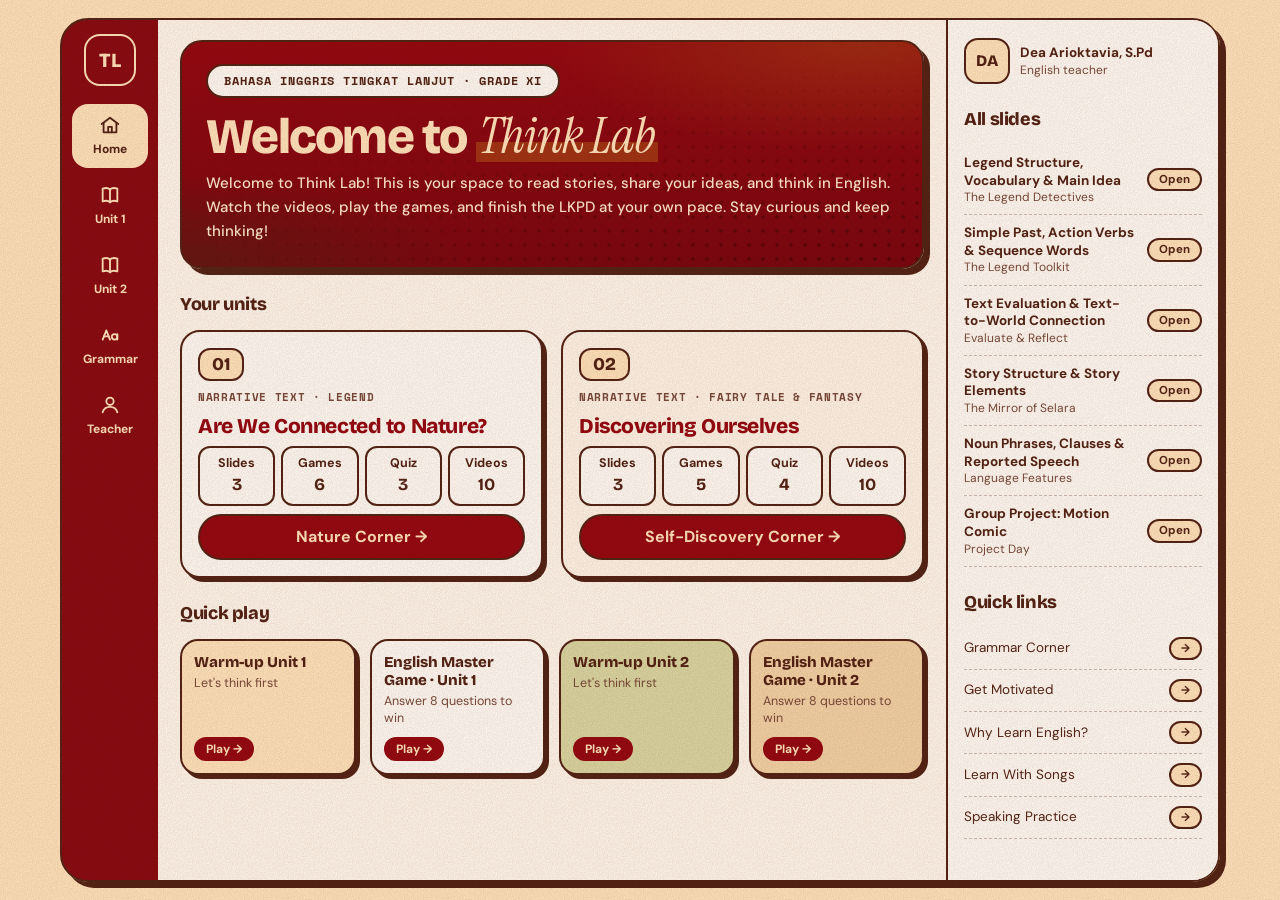
<file: index.html>
<!doctype html>
<html lang="en">
<head>
<meta charset="utf-8">
<meta name="viewport" content="width=device-width, initial-scale=1, viewport-fit=cover">
<meta name="theme-color" content="#960911">
<title>Think Lab</title>
<link rel="preconnect" href="https://fonts.googleapis.com">
<link href="https://fonts.googleapis.com/css2?family=Bricolage+Grotesque:opsz,wght@12..96,400..800&family=DM+Sans:wght@400;500;600;700&family=Instrument+Serif:ital@0;1&family=Space+Mono:wght@400;700&display=swap" rel="stylesheet">
<link rel="stylesheet" href="style.css?v=1795030000">
<link rel="stylesheet" href="retro.css?v=1795030000">
<link rel="stylesheet" href="neo.css?v=1795037000">
<link rel="stylesheet" href="dash.css?v=1795970000">
</head>
<body>
<div class="dash">
  <nav class="side" id="side" aria-label="Main menu"></nav>
  <main id="view"></main>
  <aside class="rail" id="rail" aria-label="Teacher and quick links"></aside>
</div>

<div class="scrim" id="scrim" hidden></div>
<div class="sheet glass regular" id="sheet" hidden role="dialog" aria-modal="true">
  <div class="sheet-head"><b id="mt"></b><button class="xbtn glass clear" id="mx" aria-label="Tutup">✕</button></div>
  <div class="sheet-body" id="mb"></div>
</div>

<script src="data.js?v=1795960000"></script>
<script src="app.js?v=1795970000"></script>
</body>
</html>
</file>
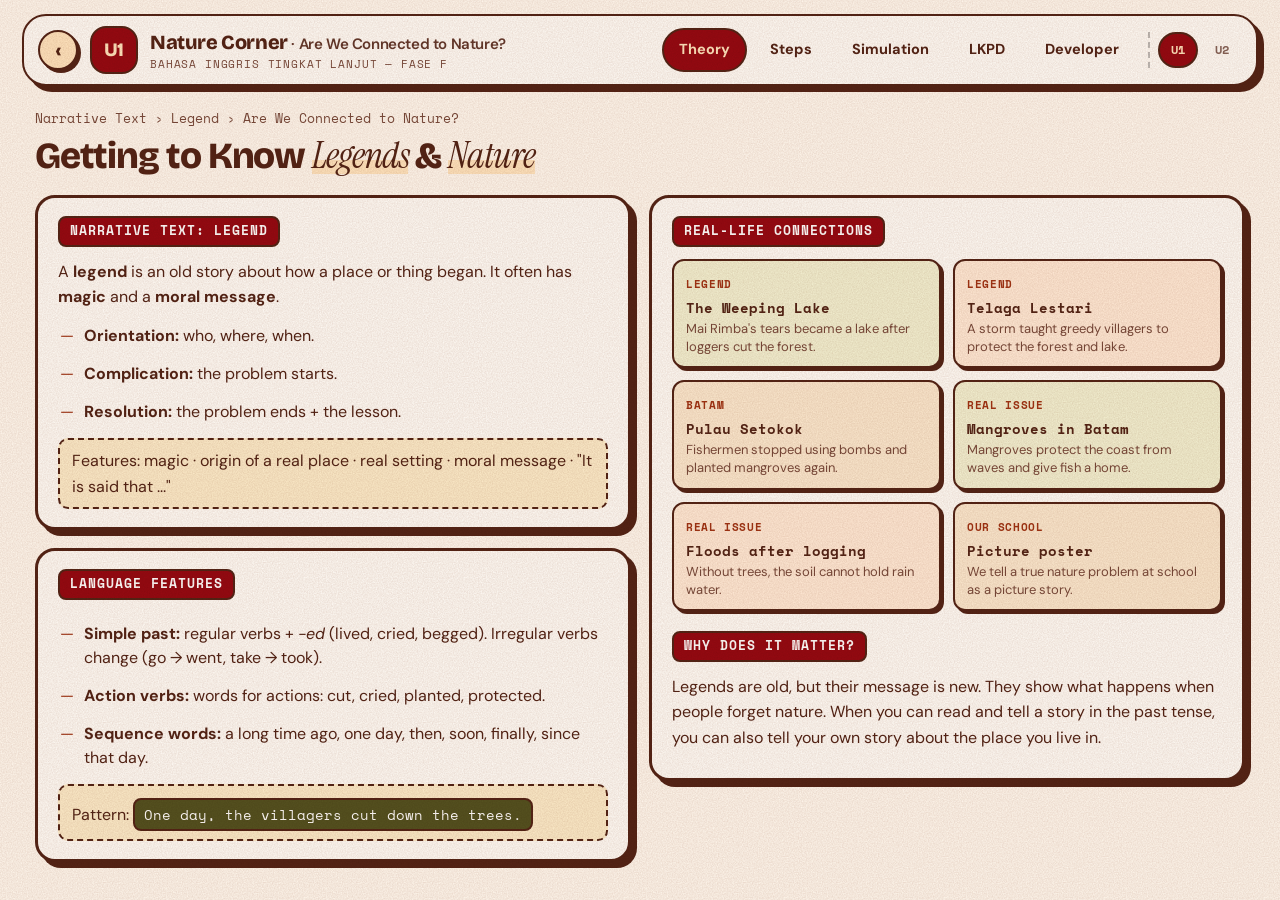
<file: corner.html>
<!doctype html>
<html lang="en">
<head>
<meta charset="utf-8">
<meta name="viewport" content="width=device-width, initial-scale=1, viewport-fit=cover">
<meta name="theme-color" content="#F2B5A7">
<title>Corner · Think Lab</title>
<link rel="preconnect" href="https://fonts.googleapis.com">
<link href="https://fonts.googleapis.com/css2?family=Bricolage+Grotesque:opsz,wght@12..96,400..800&family=DM+Sans:wght@400;500;600;700&family=Instrument+Serif:ital@0;1&family=Space+Mono:wght@400;700&display=swap" rel="stylesheet">
<link rel="stylesheet" href="style.css?v=1795030000">
<link rel="stylesheet" href="lkpd.css?v=1795030000">
<link rel="stylesheet" href="corner.css?v=1795030000">
<link rel="stylesheet" href="neo.css?v=1795037000">
</head>
<body class="corner">
<div class="bgglow"></div>
<div class="app">
  <header class="bar">
    <i class="stripes"></i>
    <a class="back2" id="backLink" href="./" title="Back to Think Lab">‹</a>
    <div class="logo" id="logo"></div>
    <div class="brand2"><b id="appTitle"></b><small>BAHASA INGGRIS TINGKAT LANJUT — FASE F</small></div>
    <nav class="tabs2" id="tabs"></nav>
    <nav class="units" id="units"></nav>
  </header>
  <main class="view" id="view"></main>
</div>
<script src="data.js?v=1795320000"></script>
<script src="lkpd-data.js?v=1795030000"></script>
<script src="corner-data.js?v=1795030000"></script>
<script src="corner.js?v=1795030000"></script>
</body>
</html>
</file>
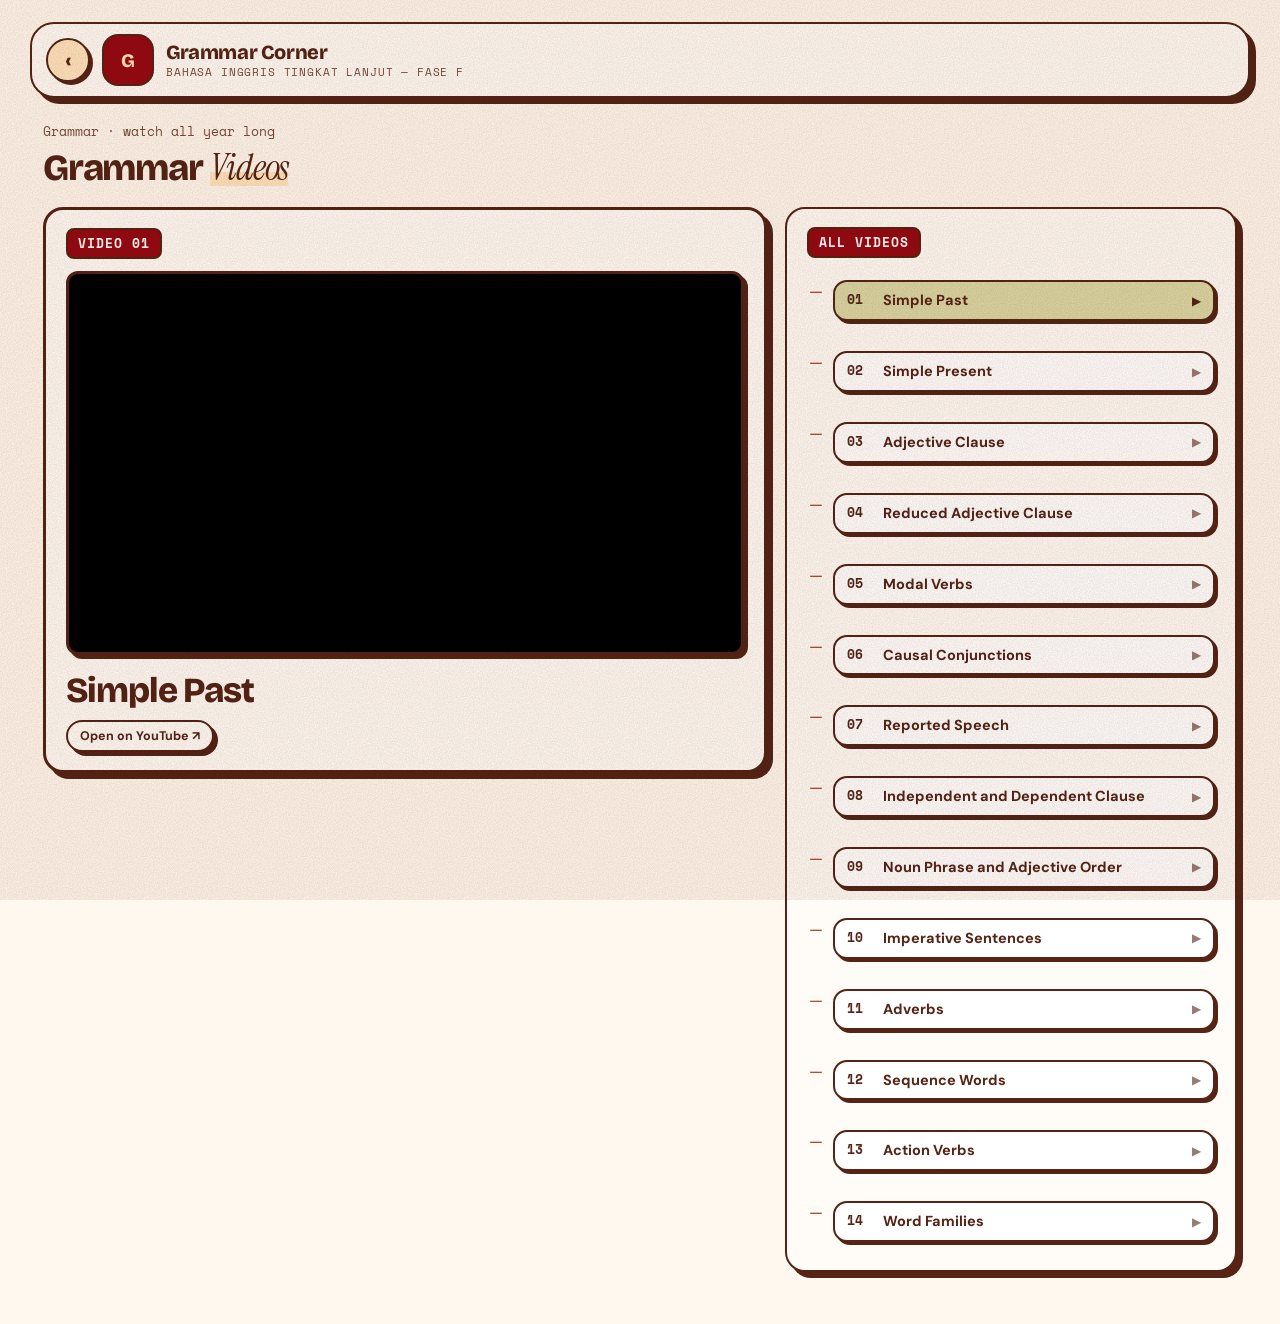
<file: grammar.html>
<!doctype html>
<html lang="en">
<head>
<meta charset="utf-8">
<meta name="viewport" content="width=device-width, initial-scale=1, viewport-fit=cover">
<meta name="theme-color" content="#F2B5A7">
<title>Grammar Corner · Think Lab</title>
<link rel="preconnect" href="https://fonts.googleapis.com">
<link href="https://fonts.googleapis.com/css2?family=Bricolage+Grotesque:opsz,wght@12..96,400..800&family=DM+Sans:wght@400;500;600;700&family=Instrument+Serif:ital@0;1&family=Space+Mono:wght@400;700&display=swap" rel="stylesheet">
<link rel="stylesheet" href="corner.css">
<link rel="stylesheet" href="grammar.css">
<link rel="stylesheet" href="neo.css?v=1795037000">
</head>
<body class="corner grammar">
<div class="app">
  <header class="bar">
    <i class="stripes"></i>
    <a class="back2" href="./" title="Back to Think Lab">‹</a>
    <div class="logo">G</div>
    <div class="brand2"><b>Grammar Corner</b><small>BAHASA INGGRIS TINGKAT LANJUT — FASE F</small></div>
  </header>
  <main class="view">
    <div class="crumb">Grammar · watch all year long</div>
    <h1 class="ttl">Grammar <em>Videos</em></h1>
    <div class="gwrap">
      <section class="pane player">
        <h5 id="gnum">Video 01</h5>
        <div class="frame"><iframe id="gframe" title="Grammar video" allow="accelerometer; autoplay; clipboard-write; encrypted-media; gyroscope; picture-in-picture; web-share" allowfullscreen referrerpolicy="strict-origin-when-cross-origin"></iframe></div>
        <h2 id="gtitle"></h2>
        <a id="gyt" class="ytlink" target="_blank" rel="noopener">Open on YouTube ↗</a>
      </section>
      <section class="pane list">
        <h5>All Videos</h5>
        <ol id="glist"></ol>
      </section>
    </div>
  </main>
</div>
<script>
// Ubah daftar di sini: [nomor, judul, ID YouTube]. ID = bagian setelah "v=" pada link video.
const GRAMMAR = [
  ["01", "Simple Past", "kyhFeX6S3ro"],
  ["02", "Simple Present", "iFfVv-OqJvE"],
  ["03", "Adjective Clause", "11gmokthT9A"],
  ["04", "Reduced Adjective Clause", "ge89puGvIag"],
  ["05", "Modal Verbs", "c43ECndTDxc"],
  ["06", "Causal Conjunctions", "-_Qt7ZPqTqI"],
  ["07", "Reported Speech", "V13KySGMu3o"],
  ["08", "Independent and Dependent Clause", "88E6DNI0ju4"],
  ["09", "Noun Phrase and Adjective Order", "QmIPXmkIKis"],
  ["10", "Imperative Sentences", "oklwyhC-w9M"],
["11", "Adverbs", "-FZgBcAy3BE"],
["12", "Sequence Words", "OtKEuG1g7A0"],
["13", "Action Verbs", "cdR5LMUIQUg"],
["14", "Word Families", "iNOLF0t0Hus"]
];
const $ = s => document.querySelector(s);
function show(i, play) {
  const g = GRAMMAR[i]; if (!g) return;
  $("#gnum").textContent = "Video " + g[0];
  $("#gtitle").textContent = g[1];
  $("#gframe").src = "https://www.youtube-nocookie.com/embed/" + g[2] + (play ? "?autoplay=1&rel=0" : "?rel=0");
  $("#gyt").href = "https://www.youtube.com/watch?v=" + g[2];
  document.querySelectorAll("#glist button").forEach((b, k) => b.classList.toggle("on", k === i));
  try { history.replaceState(null, "", "#" + g[0]); } catch (e) {}
}
$("#glist").innerHTML = GRAMMAR.map((g, i) => `<li><button type="button" data-i="${i}"><b>${g[0]}</b><span>${g[1]}</span><i>▶</i></button></li>`).join("");
$("#glist").addEventListener("click", e => { const b = e.target.closest("button"); if (b) show(+b.dataset.i, true); });
const start = Math.max(0, GRAMMAR.findIndex(g => g[0] === location.hash.slice(1)));
show(start, false);
</script>
</body>
</html>
</file>
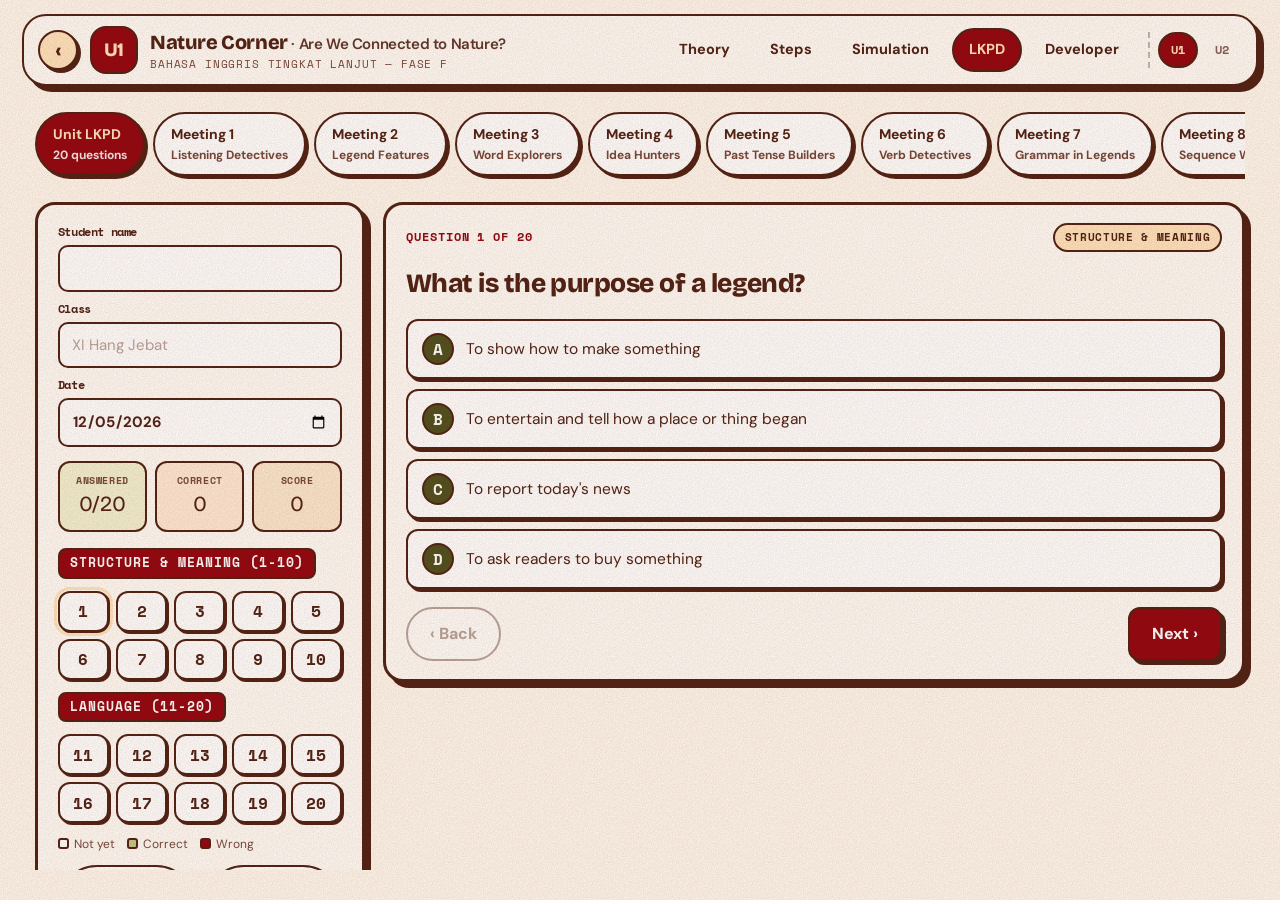
<file: lkpd.html>
<!doctype html>
<meta charset="utf-8">
<title>Think Lab</title>
<script>location.replace("corner.html" + location.search + (location.hash || "#lkpd"));</script>
<a href="corner.html">Open the Corner</a>
</file>
<file: style.css>
/* =========================================================
   Lab English XI — Liquid Glass
   Layer 1 = content (full-bleed) · Layer 2 = floating glass controls
   ========================================================= */
:root{
  --font:-apple-system,BlinkMacSystemFont,"SF Pro Display","SF Pro Text",Inter,system-ui,sans-serif;
  --spring:cubic-bezier(.34,1.56,.64,1);
  --ease:cubic-bezier(.2,.8,.2,1);
  --ink:#111114; --ink2:#55556a; --paper:#f5f5f8; --paper2:#ffffff;
  --accent:#0a84ff;
  --r-xl:36px; --pad:10px; /* concentric: inner radius = outer − padding */
}
@media (prefers-color-scheme:dark){:root:not([data-theme="light"]){--ink:#f4f4f7;--ink2:#a4a4b4;--paper:#0d0d12;--paper2:#18181f}}
*{box-sizing:border-box;-webkit-tap-highlight-color:transparent}
html{scroll-behavior:smooth;scroll-padding-top:90px}
body{margin:0;font-family:var(--font);color:var(--ink);background:var(--paper);-webkit-font-smoothing:antialiased;line-height:1.5}
button{font:inherit;color:inherit;cursor:pointer;border:0;background:none}
a{color:inherit}

/* ---------- Glass material ---------- */
.glass{
  position:relative;isolation:isolate;
  --tint:255,255,255; --alpha:.16; --blur:10px;
  background:rgba(var(--tint),var(--alpha));
  -webkit-backdrop-filter:blur(var(--blur)) saturate(190%) brightness(1.04);
  backdrop-filter:blur(var(--blur)) saturate(190%) brightness(1.04);
  box-shadow:
    inset 0 1px 0 rgba(255,255,255,.55),         /* top specular line */
    inset 0 -1px 0 rgba(255,255,255,.12),
    inset 0 0 0 .5px rgba(255,255,255,.18),
    0 10px 30px -8px rgba(0,0,0,.22),            /* soft float shadow */
    0 2px 6px -2px rgba(0,0,0,.12);
}
html.lens .glass{backdrop-filter:url(#lens) blur(var(--blur)) saturate(190%) brightness(1.04)}
/* specular rim: bright on upper-left, faint elsewhere */
.glass::before{content:"";position:absolute;inset:0;border-radius:inherit;padding:1.2px;pointer-events:none;z-index:-1;
  background:linear-gradient(140deg,rgba(255,255,255,.85),rgba(255,255,255,.12) 28%,rgba(255,255,255,0) 50%,rgba(255,255,255,.08) 72%,rgba(255,255,255,.45));
  -webkit-mask:linear-gradient(#000 0 0) content-box,linear-gradient(#000 0 0);-webkit-mask-composite:xor;mask-composite:exclude}
/* moving highlight: follows pointer / device tilt */
.glass::after{content:"";position:absolute;inset:0;border-radius:inherit;pointer-events:none;z-index:-1;
  background:radial-gradient(160px 120px at var(--mx,30%) var(--my,0%),rgba(255,255,255,.35),transparent 70%);
  opacity:.7;mix-blend-mode:soft-light;transition:opacity .3s}
.glass.regular{--alpha:.22;--blur:18px}
.glass.clear{--alpha:.07;--blur:4px}
/* adaptive tint: controls flip when sitting over light content */
.on-light .glass.regular,.glass.regular.on-light{--tint:255,255,255;--alpha:.62;color:#111114}
.on-dark .glass.regular,.glass.regular.on-dark{--tint:30,30,40;--alpha:.28;color:#fff}

/* ---------- Floating top bar ---------- */
.topbar{position:fixed;z-index:30;top:max(12px,env(safe-area-inset-top));left:50%;transform:translateX(-50%);
  display:flex;align-items:center;gap:6px;padding:6px;border-radius:999px;max-width:calc(100vw - 24px);
  transition:transform .5s var(--spring),padding .4s var(--spring),background .4s,color .4s}
.brand{display:flex;align-items:center;gap:6px;padding:8px 14px;font-weight:800;text-decoration:none;white-space:nowrap;letter-spacing:-.01em}
.back{width:38px;height:38px;flex:none;border-radius:50%;display:grid;place-items:center;text-decoration:none;font-size:18px;opacity:.8}
.back:hover{opacity:1;background:rgba(127,127,127,.15)}
.seg{position:relative;display:flex;gap:2px;overflow-x:auto;scrollbar-width:none}
.seg a{position:relative;z-index:1;padding:8px 14px;border-radius:999px;text-decoration:none;font-size:14px;font-weight:600;white-space:nowrap;transition:transform .3s var(--spring),opacity .3s}
.seg a:active{transform:scale(.92)}
.blob{position:absolute;z-index:0;top:0;bottom:0;border-radius:999px;background:rgba(255,255,255,.28);
  box-shadow:inset 0 1px 0 rgba(255,255,255,.6),0 4px 14px -4px rgba(0,0,0,.25);
  transition:left .55s var(--spring),width .38s var(--spring),opacity .3s}
.on-light .blob{background:rgba(0,0,0,.07);box-shadow:inset 0 1px 0 rgba(255,255,255,.9),0 4px 14px -6px rgba(0,0,0,.25)}

/* ---------- Floating tab bar (shrinks on scroll) ---------- */
.tabbar{position:fixed;z-index:30;bottom:max(14px,env(safe-area-inset-bottom));left:50%;transform:translateX(-50%);
  display:flex;gap:2px;padding:6px;border-radius:999px;transition:padding .45s var(--spring),transform .45s var(--spring),background .4s,color .4s}
.tabbar a{position:relative;z-index:1;display:flex;flex-direction:column;align-items:center;gap:1px;min-width:64px;padding:7px 12px;border-radius:999px;text-decoration:none;
  transition:min-width .45s var(--spring),padding .45s var(--spring),transform .25s var(--spring)}
.tabbar a b{font-size:21px;line-height:1.1;transition:transform .35s var(--spring)}
.tabbar a span{font-size:11px;font-weight:600;max-height:16px;overflow:hidden;transition:max-height .35s var(--ease),opacity .25s}
.tabbar a:active{transform:scale(.88)}
.tabbar a.on b{transform:scale(1.12)}
body.compact .tabbar{padding:4px;transform:translateX(-50%) scale(.9)}
body.compact .tabbar a{min-width:46px;padding:7px 8px}
body.compact .tabbar a span{max-height:0;opacity:0}
body.compact .topbar{transform:translateX(-50%) translateY(-6px) scale(.94)}

/* ---------- Content layer ---------- */
.hero,.unit{position:relative;overflow:hidden;color:#fff;padding:120px max(24px,calc((100vw - 1080px)/2)) 90px}
.hero{min-height:100svh;display:flex;flex-direction:column;justify-content:flex-end;
  background:radial-gradient(60% 50% at 15% 20%,#5b5cff 0%,transparent 60%),radial-gradient(50% 50% at 85% 25%,#ff6fb1 0%,transparent 60%),
  radial-gradient(60% 60% at 70% 90%,#ffb35c 0%,transparent 60%),radial-gradient(50% 50% at 20% 85%,#22c1c3 0%,transparent 60%),#2a1470}
.mesh{position:absolute;inset:-20%;z-index:0;pointer-events:none}
.mesh i{position:absolute;width:42vmax;height:42vmax;border-radius:50%;filter:blur(60px);opacity:.55;animation:drift 22s var(--ease) infinite alternate}
.mesh i:nth-child(2){animation-delay:-7s;animation-duration:26s}.mesh i:nth-child(3){animation-delay:-14s;animation-duration:30s}
@keyframes drift{0%{transform:translate(0,0) scale(1)}50%{transform:translate(12vw,-8vh) scale(1.15)}100%{transform:translate(-6vw,10vh) scale(.95)}}
.hero>*:not(.mesh),.unit>*:not(.mesh){position:relative;z-index:1}
.eyebrow{font-size:13px;font-weight:700;letter-spacing:.12em;text-transform:uppercase;opacity:.85;margin:0 0 10px}
.display{font-size:clamp(2.6rem,7.5vw,5.6rem);font-weight:900;line-height:.98;letter-spacing:-.035em;margin:0 0 18px;max-width:900px}
.lede{font-size:clamp(1.05rem,1.6vw,1.3rem);max-width:640px;opacity:.92;margin:0 0 28px}
.chips{display:flex;flex-wrap:wrap;gap:10px}
.chip{display:inline-flex;align-items:center;gap:8px;padding:12px 18px;border-radius:999px;color:#fff;text-decoration:none;font-weight:600;font-size:14.5px;
  transition:transform .35s var(--spring)}
.chip:hover{transform:translateY(-2px) scale(1.03)}.chip:active{transform:scale(.95)}

.unit{min-height:92svh;background:var(--bg)}
.u-top{display:flex;align-items:center;gap:14px;margin-bottom:6px}
.u-emoji{font-size:44px;line-height:1;filter:drop-shadow(0 6px 14px rgba(0,0,0,.25))}
.u-title{font-size:clamp(2.1rem,5.5vw,4rem);font-weight:900;line-height:1;letter-spacing:-.03em;margin:4px 0 14px;max-width:880px}
.u-desk{max-width:720px;font-size:1.05rem;opacity:.92;margin:0 0 18px}
.u-tags{display:flex;flex-wrap:wrap;gap:8px;margin-bottom:34px}
.u-tags span{padding:7px 14px;border-radius:999px;font-size:13px;font-weight:600}
/* one glass container groups all activities (Clear variant over media) */
.panel{border-radius:var(--r-xl);padding:var(--pad);max-width:1080px}
.acts{display:grid;grid-template-columns:repeat(auto-fill,minmax(240px,1fr));gap:6px}
.act{display:flex;align-items:center;gap:14px;padding:14px 16px;border-radius:calc(var(--r-xl) - var(--pad));text-align:left;color:#fff;
  transition:transform .35s var(--spring),background .25s}
.act:hover{background:rgba(255,255,255,.12)}
.act:active{transform:scale(.96)}
.act .i{width:46px;height:46px;flex:none;border-radius:50%;display:grid;place-items:center;font-size:22px;background:rgba(255,255,255,.18);box-shadow:inset 0 1px 0 rgba(255,255,255,.45)}
.act b{display:block;font-size:15.5px;font-weight:700;letter-spacing:-.01em}
.act small{opacity:.8;font-size:13px}
.act .best{margin-left:auto;padding:4px 10px;border-radius:999px;background:rgba(255,255,255,.9);color:#111;font-size:12px;font-weight:700;white-space:nowrap}
.u-row{display:flex;flex-wrap:wrap;gap:10px;align-items:center;margin-top:22px}
.u-row .lbl{font-size:13px;font-weight:700;opacity:.8;margin-right:4px}
.cta{padding:14px 22px;border-radius:999px;font-weight:700;background:#fff;color:#111;box-shadow:0 10px 30px -10px rgba(0,0,0,.4);transition:transform .35s var(--spring)}
.cta:hover{transform:scale(1.04)}.cta:active{transform:scale(.95)}
.sem-label{display:inline-block;padding:7px 14px;border-radius:999px;font-size:12.5px;font-weight:700;letter-spacing:.06em;text-transform:uppercase;margin-bottom:22px}

.plain{padding:110px max(24px,calc((100vw - 1080px)/2)) 70px;background:var(--paper)}
#profil{padding-bottom:150px}
.plain h2{font-size:clamp(2rem,5vw,3.2rem);font-weight:900;letter-spacing:-.03em;margin:0 0 8px}
.plain p.sub{color:var(--ink2);font-size:1.1rem;margin:0 0 26px;max-width:640px}
.list{border-radius:28px;padding:8px;background:var(--paper2);box-shadow:0 20px 50px -24px rgba(0,0,0,.25)}
.list a{display:flex;justify-content:space-between;align-items:center;gap:12px;padding:16px 18px;border-radius:20px;text-decoration:none;font-weight:600;transition:background .2s,transform .3s var(--spring)}
.list a:hover{background:rgba(127,127,140,.1)}.list a:active{transform:scale(.98)}
.list a span{color:var(--ink2)}
.prof{display:flex;align-items:center;gap:22px}
.ava{width:96px;height:96px;border-radius:50%;flex:none;display:grid;place-items:center;font-size:34px;font-weight:900;color:#fff;background:conic-gradient(from 210deg,#5b5cff,#ff6fb1,#ffb35c,#22c1c3,#5b5cff);box-shadow:0 14px 30px -10px rgba(91,92,255,.6)}
.prof h3{margin:0;font-size:1.6rem;letter-spacing:-.02em}.prof p{margin:2px 0 0;color:var(--ink2)}
.foot{margin-top:40px;color:var(--ink2);font-size:13px}

/* ---------- Sheet (morphs from the tapped control) ---------- */
.scrim{position:fixed;inset:0;z-index:40;background:rgba(10,8,20,.28);transition:opacity .35s}
.scrim[hidden]{display:block;opacity:0;pointer-events:none}
.sheet{position:fixed;z-index:41;left:50%;top:50%;width:min(680px,calc(100vw - 24px));max-height:min(86svh,820px);transform:translate(-50%,-50%);
  display:flex;flex-direction:column;border-radius:36px;padding:10px;--alpha:.72;--blur:30px;color:var(--ink)}
.sheet[hidden]{display:none}
@media (prefers-color-scheme:dark){:root:not([data-theme="light"]) .sheet{--tint:28,28,36;--alpha:.78}}
.sheet-head{display:flex;justify-content:space-between;align-items:center;gap:10px;padding:10px 10px 10px 16px}
.sheet-head b{font-size:1.15rem;letter-spacing:-.01em}
.xbtn{width:40px;height:40px;flex:none;border-radius:50%;font-size:15px;transition:transform .3s var(--spring)}
.xbtn:active{transform:scale(.85)}
.sheet-body{overflow-y:auto;padding:4px 16px 16px;border-radius:26px}

/* activity UI inside the sheet (no hard borders: light, shadow, spacing) */
.intro{color:var(--ink2);margin:0 0 14px}
.prog{height:6px;border-radius:99px;background:rgba(127,127,140,.18);overflow:hidden;margin-bottom:16px}
.prog i{display:block;height:100%;border-radius:99px;background:var(--accent);transition:width .5s var(--spring)}
.q{font-size:1.25rem;font-weight:700;letter-spacing:-.01em;margin:0 0 16px}
.opt{display:block;width:100%;text-align:left;margin:8px 0;padding:15px 20px;border-radius:999px;background:rgba(127,127,140,.12);font-weight:500;
  transition:transform .3s var(--spring),background .2s,box-shadow .3s}
.opt:hover:not(:disabled){background:rgba(127,127,140,.2)}
.opt:active:not(:disabled){transform:scale(.97)}
.opt.right{background:#30d158;color:#fff;box-shadow:0 8px 24px -8px #30d158;transform:scale(1.02)}
.opt.wrong{background:#ff453a;color:#fff;animation:shake .4s}
.opt.gone{opacity:0;transform:scale(.6);pointer-events:none}
@keyframes shake{25%{transform:translateX(-6px)}75%{transform:translateX(6px)}}
.row{display:flex;gap:10px;flex-wrap:wrap;align-items:center;margin-top:18px}
.btn{padding:13px 22px;border-radius:999px;font-weight:700;background:var(--accent);color:#fff;box-shadow:0 10px 24px -10px var(--accent);transition:transform .3s var(--spring)}
.btn:active{transform:scale(.94)}
.btn.alt{background:rgba(127,127,140,.14);color:var(--ink);box-shadow:none}
.fb{font-weight:600;margin:12px 0 0}
.sort{list-style:none;padding:0;margin:0}
.sort li{display:flex;gap:12px;align-items:center;padding:12px 12px 12px 18px;margin:8px 0;border-radius:24px;background:rgba(127,127,140,.1);transition:transform .45s var(--spring),background .3s}
.sort li span.t{flex:1}
.mv{display:flex;flex-direction:column;gap:4px}
.mv button{width:34px;height:26px;border-radius:999px;background:rgba(127,127,140,.18);font-size:12px;transition:transform .25s var(--spring)}
.mv button:active{transform:scale(.85)}
.sort li.right,.cl.right,.fi.right{background:rgba(48,209,88,.18)}
.sort li.wrong,.cl.wrong,.fi.wrong{background:rgba(255,69,58,.16)}
.tag{display:inline-block;font-size:11px;font-weight:800;padding:3px 9px;border-radius:999px;background:var(--accent);color:#fff;margin-right:6px}
.cl,.fi{padding:14px 18px;border-radius:24px;margin:8px 0;background:rgba(127,127,140,.1)}
.cl .g{display:flex;flex-wrap:wrap;gap:6px;margin-top:10px}
.cl .g button{padding:7px 14px;border-radius:999px;background:rgba(127,127,140,.16);font-size:13px;font-weight:600;transition:transform .3s var(--spring),background .2s}
.cl .g button.pick{background:var(--accent);color:#fff;transform:scale(1.05)}
.fi{display:flex;gap:10px;align-items:center;flex-wrap:wrap}
.fi input{border:0;outline:0;border-radius:999px;padding:9px 14px;width:140px;background:var(--paper2);color:var(--ink);box-shadow:inset 0 1px 3px rgba(0,0,0,.12)}
.fi input:focus{box-shadow:0 0 0 3px rgba(10,132,255,.35)}
.result{text-align:center;padding:6px}
.big{font-size:5rem;font-weight:900;letter-spacing:-.05em;line-height:1;background:linear-gradient(135deg,#5b5cff,#ff6fb1);-webkit-background-clip:text;background-clip:text;color:transparent;animation:pop .6s var(--spring)}
@keyframes pop{from{transform:scale(.4);opacity:0}}
.cert{margin:18px auto;max-width:440px;padding:18px;border-radius:26px;text-align:left;background:rgba(127,127,140,.1)}
.name{width:100%;border:0;outline:0;border-radius:999px;padding:12px 16px;margin-bottom:10px;background:var(--paper2);color:var(--ink);box-shadow:inset 0 1px 3px rgba(0,0,0,.12)}
.game{display:grid;grid-template-columns:1fr 150px;gap:18px}
.ladder{list-style:none;margin:0;padding:6px;display:flex;flex-direction:column-reverse;gap:3px;font-size:12px;border-radius:24px;background:rgba(127,127,140,.08)}
.ladder li{padding:6px 12px;border-radius:999px;color:var(--ink2);transition:all .4s var(--spring)}
.ladder li.now{background:var(--accent);color:#fff;font-weight:700;transform:scale(1.05)}
.ladder li.done{color:#30d158;font-weight:600}
.lifeline{padding:10px 18px;border-radius:999px;font-weight:800;background:linear-gradient(135deg,#ffd60a,#ff9f0a);color:#3a2a00;transition:transform .3s var(--spring)}
.lifeline:disabled{opacity:.35}
.mat h3{margin:18px 0 6px}

@media (max-width:700px){
  .brand span{display:none}
  .hero,.unit{padding:110px 20px 120px}
  .plain{padding:90px 20px 50px}
  .acts{grid-template-columns:1fr}
  .tabbar a{min-width:56px;padding:7px 8px}
  .game{grid-template-columns:1fr}.ladder{flex-direction:row-reverse;flex-wrap:wrap}
  .sheet{top:auto;bottom:10px;transform:translateX(-50%);max-height:88svh}
  .prof{flex-direction:column;align-items:flex-start}
}
@media (prefers-reduced-motion:reduce){*{animation:none!important;transition:none!important}}
/* Sheet = Regular glass tuned for reading (no lensing on large reading surfaces) */
.sheet.glass.regular{--tint:250,250,252;--alpha:.84;--blur:40px;color:#111114}
html.lens .sheet.glass{backdrop-filter:blur(40px) saturate(190%)}
@media (prefers-color-scheme:dark){:root:not([data-theme="light"]) .sheet.glass.regular{--tint:26,26,34;--alpha:.86;color:#f4f4f7}}
</file>
<file: retro.css>
/* =========================================================
   Lab English — RETRO skin (loaded after style.css)
   Keeps every motion from the Liquid Glass version: floating bars,
   sliding blob, spring presses, shrink-on-scroll, morphing sheet, drifting shapes.
   Palette: blue #367BC7 · yellow #F3BD45 · crimson #C02656 · wine #A1204D
   ========================================================= */
:root{
  --blue:#367BC7;--yellow:#F3BD45;--red:#C02656;--wine:#A1204D;
  --cream:#FBF1DE;--cream2:#FFF9EE;--ink:#2A1A2C;--ink2:#6E5A66;
  --paper:var(--cream);--paper2:var(--cream2);--accent:var(--red);
  --ok:#2F8F5B;
  --disp:"Bungee","Rubik",system-ui,sans-serif;--font:"Rubik",system-ui,sans-serif;--mono:"Space Mono",ui-monospace,monospace;
  --sh:4px 4px 0 var(--ink);--sh2:6px 6px 0 var(--ink);
}
@media (prefers-color-scheme:dark){:root:not([data-theme="light"]){--ink:#2A1A2C;--ink2:#6E5A66;--paper:#FBF1DE;--paper2:#FFF9EE}}
body{font-family:var(--font);color:var(--ink);background:radial-gradient(rgba(42,26,44,.09) 1.2px,transparent 1.3px) 0 0/18px 18px,var(--cream)}

/* ---------- glass → retro material (same elements, same motion) ---------- */
.glass,html.lens .glass{-webkit-backdrop-filter:none;backdrop-filter:none;background:var(--cream2);color:var(--ink);
  border:3px solid var(--ink);box-shadow:var(--sh)}
.glass::before{display:none}
.glass::after{background:radial-gradient(120px 90px at var(--mx,30%) var(--my,0%),rgba(243,189,69,.45),transparent 70%);mix-blend-mode:multiply;opacity:.6}
.glass.clear{background:rgba(255,249,238,.92);border-width:2.5px;box-shadow:3px 3px 0 var(--ink)}
.on-light .glass.regular,.glass.regular.on-light{background:var(--yellow);color:var(--ink)}
.on-dark .glass.regular,.glass.regular.on-dark{background:var(--cream2);color:var(--ink)}

/* floating top bar + tab bar */
.topbar,.tabbar{border-radius:18px}
.brand{font-family:var(--disp);font-weight:400;letter-spacing:.02em;color:var(--ink)}
.seg a,.tabbar a{font-weight:700}
.blob{background:var(--blue);border:2.5px solid var(--ink);box-shadow:2px 2px 0 var(--ink);border-radius:12px}
.on-light .blob{background:var(--blue);box-shadow:2px 2px 0 var(--ink)}
.seg a.on,.tabbar a.on{color:#fff}
.seg a,.tabbar a{transition:transform .3s var(--spring),color .3s}
.back{border-radius:12px;border:2.5px solid var(--ink);background:#fff;opacity:1;box-shadow:2px 2px 0 var(--ink)}
.back:hover{background:var(--yellow)}
.tabbar a span{font-family:var(--mono);font-size:10.5px}

/* ---------- content layer ---------- */
.hero{background:var(--blue)!important;color:#fff}
.hero::after{content:"";position:absolute;left:0;right:0;bottom:0;height:54px;z-index:1;
  background:linear-gradient(var(--yellow) 0 33%,var(--red) 33% 66%,var(--wine) 66%)}
.unit{color:#fff;border-top:3px solid var(--ink)}
#u1{background:var(--yellow)!important;color:var(--ink)}
#u2{background:var(--red)!important}
#u3{background:var(--blue)!important}
#u4{background:var(--wine)!important}
/* drifting shapes stay, now as flat retro circles */
.mesh i{filter:none;opacity:1;background:rgba(255,255,255,.13)!important;border:3px solid rgba(42,26,44,.22)}
#u1 .mesh i{background:rgba(255,255,255,.28)!important}
.mesh i:nth-child(2){border-radius:28%}

.eyebrow{font-family:var(--mono);letter-spacing:.14em;opacity:1}
.display,.u-title,.plain h2{font-family:var(--disp);font-weight:400;letter-spacing:.005em;line-height:1.02}
.display{text-shadow:5px 5px 0 var(--wine)}
.u-title{text-shadow:4px 4px 0 var(--ink)}
#u1 .u-title{color:var(--red);text-shadow:4px 4px 0 var(--ink)}
.u-emoji{display:grid;place-items:center;width:64px;height:64px;border-radius:50%;background:var(--cream2);border:3px solid var(--ink);box-shadow:var(--sh);font-size:34px;filter:none}
.u-tags span,.sem-label{font-family:var(--mono);color:var(--ink)}
.chip{color:var(--ink);font-weight:700;border-radius:14px}
.chip:hover{transform:translate(-2px,-2px);box-shadow:6px 6px 0 var(--ink)}
.chip:active{transform:translate(3px,3px);box-shadow:none}

/* activity panel */
.panel{border-radius:22px}
.act{color:var(--ink);border-radius:14px}
.act:hover{background:rgba(243,189,69,.35)}
.act .i{background:var(--yellow);border:2.5px solid var(--ink);box-shadow:2px 2px 0 var(--ink)}
.act small{opacity:1;color:var(--ink2)}
.act .best{background:var(--red);color:#fff;border:2px solid var(--ink)}
.u-row .lbl{font-family:var(--mono);opacity:1}
.cta{background:var(--cream2);color:var(--ink);border:3px solid var(--ink);border-radius:14px;box-shadow:var(--sh);transition:transform .15s,box-shadow .15s}
.cta + .cta{background:var(--yellow)}
#u1 .cta + .cta{background:var(--blue);color:#fff}
.cta:hover{transform:translate(-2px,-2px);box-shadow:6px 6px 0 var(--ink)}
.cta:active{transform:translate(4px,4px);box-shadow:none}

/* plain sections */
.plain{background:transparent}
.plain p.sub{color:var(--ink2)}
.plain .eyebrow[style]{color:var(--red)!important}
#u1 .eyebrow{color:var(--wine)}
.list{background:var(--cream2);border:3px solid var(--ink);border-radius:18px;box-shadow:var(--sh2)}
.list a{border-radius:12px}
.list a:hover{background:var(--yellow)}
.ava{background:var(--yellow);color:var(--ink);font-family:var(--disp);font-weight:400;border:3px solid var(--ink);box-shadow:var(--sh)}
.foot a{color:var(--red)}

/* ---------- sheet (still morphs from the tapped control) ---------- */
.scrim{background:rgba(42,26,44,.45)}
.sheet.glass.regular,html.lens .sheet.glass{background:var(--cream2);color:var(--ink);border:3px solid var(--ink);box-shadow:8px 8px 0 var(--ink);border-radius:22px;backdrop-filter:none}
.sheet-head{border-bottom:3px solid var(--ink);margin:-10px -10px 8px;padding:14px 14px 12px 20px;border-radius:19px 19px 0 0;
  background:linear-gradient(var(--blue) 0 calc(100% - 9px),var(--yellow) 0 calc(100% - 6px),var(--red) 0 calc(100% - 3px),var(--wine) 0);color:#fff}
.sheet-head b{font-family:var(--disp);font-weight:400;letter-spacing:.02em}
.xbtn.glass{border-radius:12px;background:#fff;color:var(--ink)}
.sheet-body h3{font-family:var(--disp);font-weight:400;color:var(--blue)}
.prog{height:12px;background:#fff;border:2.5px solid var(--ink)}
.prog i{background:repeating-linear-gradient(45deg,var(--red) 0 8px,var(--wine) 8px 16px)}
.opt{background:#fff;border:2.5px solid var(--ink);border-radius:14px;box-shadow:3px 3px 0 var(--ink)}
.opt:hover:not(:disabled){background:#FDF0CF}
.opt:active:not(:disabled){transform:translate(3px,3px);box-shadow:none}
.opt.right{background:var(--ok);color:#fff;box-shadow:3px 3px 0 var(--ink)}
.opt.wrong{background:var(--red);color:#fff}
.btn{border:2.5px solid var(--ink);border-radius:14px;box-shadow:var(--sh);background:var(--red)}
.btn:active{transform:translate(4px,4px);box-shadow:none}
.btn.alt{background:#fff;color:var(--ink);box-shadow:var(--sh)}
.sort li,.cl,.fi{background:#fff;border:2.5px solid var(--ink);border-radius:14px}
.sort li.right,.cl.right,.fi.right{background:#DDF2E5}
.sort li.wrong,.cl.wrong,.fi.wrong{background:#FADDE6}
.mv button,.cl .g button{border:2px solid var(--ink);background:var(--cream2);border-radius:10px}
.cl .g button.pick{background:var(--blue);color:#fff}
.tag{background:var(--yellow);color:var(--ink);border:2px solid var(--ink)}
.fi input,.name{background:#fff;border:2.5px solid var(--ink);border-radius:10px;box-shadow:none}
.big{font-family:var(--disp);font-weight:400;background:none;color:var(--red);-webkit-text-fill-color:var(--red);text-shadow:4px 4px 0 var(--ink)}
.cert{background:var(--yellow);border:3px solid var(--ink);border-radius:16px;box-shadow:var(--sh)}
.ladder{background:#fff;border:2.5px solid var(--ink);border-radius:14px}
.ladder li{border-radius:8px}
.ladder li.now{background:var(--blue);color:#fff}
.ladder li.done{color:var(--ok)}
.lifeline{background:var(--yellow);color:var(--ink);border:2.5px solid var(--ink);box-shadow:3px 3px 0 var(--ink);border-radius:12px}

@media (max-width:700px){.hero::after{height:40px}.u-emoji{width:54px;height:54px;font-size:28px}}
.teacher-name{display:inline-block;align-self:flex-start;margin:-4px 0 18px;padding:6px 14px;border-radius:12px;background:var(--yellow);color:var(--ink);font-weight:800;font-size:1.1rem;border:3px solid var(--ink);box-shadow:var(--sh)}

/* ---------- unit: Corner card is the main entry, videos are small chips ---------- */
.u-topics{font-family:var(--mono);font-size:13px;color:var(--ink);margin:0 0 20px}
.u-topics b{letter-spacing:.08em;text-transform:uppercase;margin-right:8px}
.u-h{font-family:var(--mono);font-size:12.5px;font-weight:700;letter-spacing:.1em;text-transform:uppercase;color:var(--ink);margin:26px 0 8px}
.corner-card{display:flex;align-items:center;gap:16px;flex-wrap:wrap;max-width:1080px;margin:0;padding:18px 20px;background:var(--ink);color:var(--cream2);
  border:3px solid var(--ink);border-radius:22px;box-shadow:var(--sh2);text-decoration:none;transition:transform .15s,box-shadow .15s}
.corner-card:hover{transform:translate(-2px,-2px);box-shadow:8px 8px 0 var(--ink)}
.corner-card:active{transform:translate(4px,4px);box-shadow:none}
.cc-ic{width:62px;height:62px;flex:none;border-radius:50%;display:grid;place-items:center;font-size:30px;background:var(--yellow);border:3px solid var(--cream2)}
.cc-body{flex:1;min-width:220px;display:flex;flex-direction:column;gap:4px;align-items:flex-start}
.cc-badge{font-style:normal;font-family:var(--mono);font-size:11px;font-weight:700;letter-spacing:.1em;text-transform:uppercase;background:var(--red);color:#fff;padding:2px 8px;border-radius:6px}
.cc-name{font-family:var(--disp);font-weight:400;font-size:clamp(1.3rem,3.4vw,2rem);color:#fff;line-height:1.1}
.cc-sub{font-family:var(--mono);font-size:13px;color:var(--yellow)}
.cc-desc{font-size:14px;line-height:1.45;color:var(--cream)}
.cc-go{padding:12px 20px;border-radius:14px;background:var(--yellow);color:var(--ink);border:3px solid var(--cream2);font-weight:800;white-space:nowrap}
.u-row.vids{margin-top:26px;padding-top:16px;border-top:3px dashed rgba(42,26,44,.55)}
.u-row.vids .lbl{font-family:var(--mono);font-size:12.5px;letter-spacing:.1em;text-transform:uppercase;color:var(--ink);width:100%;margin:0 0 2px}
.u-row.vids .chip{padding:6px 12px;font-size:13px;border-radius:999px;box-shadow:2px 2px 0 var(--ink)}
@media (max-width:600px){.cc-go{width:100%;text-align:center}}

/* ---------- games: big colorful tiles ---------- */
.u-h{display:inline-block;font-family:var(--disp);font-weight:400;font-size:clamp(1.05rem,2.6vw,1.4rem);letter-spacing:.02em;text-transform:none;
  background:var(--ink);color:var(--yellow);padding:7px 16px;border-radius:12px;margin:30px 0 14px;transform:rotate(-1.5deg)}
.u-h-i{margin-right:4px}
.unit .panel.glass{background:transparent;border:0;box-shadow:none;padding:0}
.unit .acts{grid-template-columns:repeat(auto-fill,minmax(215px,1fr));gap:18px}
.unit .act{position:relative;flex-direction:column;align-items:flex-start;justify-content:flex-start;gap:8px;min-height:158px;padding:16px 16px 14px;
  background:var(--cream2);border:3px solid var(--ink);border-radius:20px;box-shadow:var(--sh2);transform:rotate(var(--rot,0deg));
  transition:transform .18s,box-shadow .18s,background .18s}
.unit .act:nth-child(4n+1){--rot:-1deg}
.unit .act:nth-child(4n+2){--rot:.8deg;background:#E4EEFA}
.unit .act:nth-child(4n+3){--rot:-.6deg;background:#FDF0CF}
.unit .act:nth-child(4n+4){--rot:1deg;background:#F8DDE6}
.unit .act:hover{transform:translate(-3px,-5px) rotate(0deg);box-shadow:10px 10px 0 var(--ink);background:#fff}
.unit .act:active{transform:translate(4px,4px);box-shadow:none}
.unit .act .i{width:64px;height:64px;font-size:32px;border:3px solid var(--ink);box-shadow:3px 3px 0 var(--ink)}
.unit .act b{font-size:17px;line-height:1.2;letter-spacing:0}
.unit .act small{font-size:13px;line-height:1.3}
.unit .act::after{content:"PLAY ▶";margin-top:auto;font-family:var(--mono);font-size:12px;font-weight:700;letter-spacing:.1em;background:var(--ink);color:var(--yellow);padding:5px 12px;border-radius:999px}
.unit .act .best{position:absolute;top:10px;right:10px;margin:0}
@media (max-width:600px){
  .unit .acts{grid-template-columns:1fr 1fr;gap:12px}
  .unit .act{min-height:150px;padding:12px}
  .unit .act .i{width:52px;height:52px;font-size:26px}
  .unit .act b{font-size:15px}
  .unit .act small{font-size:12px}
}

/* ---------- videos: poster cards with real YouTube thumbnails ---------- */
.vgrid{display:grid;grid-template-columns:repeat(auto-fill,minmax(200px,1fr));gap:20px;max-width:1080px}
.vcard{display:flex;flex-direction:column;text-decoration:none;color:var(--ink);background:var(--cream2);border:3px solid var(--ink);border-radius:18px;
  box-shadow:var(--sh2);overflow:hidden;transform:rotate(var(--vr,0deg));transition:transform .18s,box-shadow .18s}
.vcard:nth-child(odd){--vr:-.8deg}
.vcard:nth-child(even){--vr:.8deg}
.vcard:hover{transform:translate(-3px,-5px) rotate(0deg);box-shadow:10px 10px 0 var(--ink)}
.vcard:active{transform:translate(4px,4px);box-shadow:none}
.vthumb{position:relative;display:block;aspect-ratio:16/9;background:var(--yellow);border-bottom:3px solid var(--ink);overflow:hidden}
.vthumb img{position:absolute;inset:0;width:100%;height:100%;object-fit:cover;display:block}
.vplay{position:absolute;left:50%;top:50%;width:46px;height:46px;margin:-23px 0 0 -23px;border-radius:50%;background:var(--yellow);border:3px solid var(--ink);
  box-shadow:3px 3px 0 var(--ink);display:grid;place-items:center;font-style:normal;font-size:16px;padding-left:3px;transition:transform .18s}
.vcard:hover .vplay{transform:scale(1.18) rotate(-6deg)}
.vep{position:absolute;left:8px;top:8px;font-style:normal;font-family:var(--mono);font-size:11px;font-weight:700;letter-spacing:.1em;background:var(--red);color:#fff;
  padding:2px 8px;border-radius:6px;border:2px solid var(--ink)}
.vcard b{display:block;padding:10px 12px 12px;font-size:15px;line-height:1.25}
.vmore{margin-top:20px}
.vmore .lbl{font-family:var(--mono);font-size:12.5px;letter-spacing:.1em;text-transform:uppercase;color:var(--ink)}
.vmore .chip{padding:6px 12px;font-size:13px;border-radius:999px;box-shadow:2px 2px 0 var(--ink)}
@media (max-width:600px){
  .vgrid{display:flex;overflow-x:auto;scroll-snap-type:x mandatory;scroll-padding:0 20px;gap:14px;margin:0 -20px;padding:6px 20px 18px}
  .vcard{flex:0 0 70%;scroll-snap-align:start}
}

/* ---------- slides: deck cards ---------- */
.sgrid{display:grid;grid-template-columns:repeat(auto-fill,minmax(230px,1fr));gap:20px;max-width:1080px}
.scard{position:relative;display:flex;flex-direction:column;gap:6px;text-decoration:none;color:var(--ink);background:var(--cream2);border:3px solid var(--ink);border-radius:18px;
  padding:0 0 14px;box-shadow:var(--sh2),10px 10px 0 -3px var(--cream2),10px 10px 0 0 var(--ink);overflow:visible;transform:rotate(var(--sr,0deg));transition:transform .18s,box-shadow .18s}
.scard:nth-child(odd){--sr:-.7deg}
.scard:nth-child(even){--sr:.7deg}
.scard:hover{transform:translate(-3px,-5px) rotate(0deg);box-shadow:var(--sh2),12px 12px 0 -3px var(--cream2),12px 12px 0 0 var(--ink)}
.scard:active{transform:translate(4px,4px);box-shadow:none}
.s-top{display:flex;align-items:flex-end;justify-content:space-between;min-height:84px;padding:12px 14px;border-radius:14px 14px 0 0;border-bottom:3px solid var(--ink);color:#fff;background:var(--blue)}
.scard.c1 .s-top{background:var(--red)}
.scard.c2 .s-top{background:var(--wine)}
.scard.c3 .s-top{background:#2F8F5B}
.s-top em{font-style:normal;font-family:var(--disp);font-size:clamp(1.5rem,3.4vw,2rem);line-height:1;text-shadow:2px 2px 0 var(--ink)}
.s-top i{font-style:normal;font-family:var(--mono);font-size:11px;font-weight:700;letter-spacing:.12em;background:var(--yellow);color:var(--ink);padding:2px 8px;border-radius:6px;border:2px solid var(--ink)}
.scard b{display:block;padding:6px 14px 0;font-size:16px;line-height:1.25}
.scard small{padding:0 14px;font-family:var(--mono);font-size:12px;color:var(--ink2)}
.s-go{margin:6px 14px 0;align-self:flex-start;font-family:var(--mono);font-size:12px;font-weight:700;letter-spacing:.08em;text-transform:uppercase;background:var(--ink);color:var(--yellow);padding:5px 12px;border-radius:999px}
@media (max-width:600px){.sgrid{grid-template-columns:1fr 1fr;gap:16px}.scard b{font-size:14px}.s-top{min-height:70px}}
</file>
<file: neo.css>
/* =========================================================
   Think Lab: MODERN "BROWSER WINDOW" skin (loaded last, after style/retro/corner css)
   One calm palette: cream + peach + mint (lilac only as a tiny accent), warm charcoal lines.
   Shapes: every card and pop-up is a little browser window (dots, address bar, hard shadow).
   Type: Bricolage Grotesque (headings) · DM Sans (text) · Instrument Serif italic (accent) · Space Mono (labels). No emoji.
   ========================================================= */
:root,body.corner{
  --ink:#2B2523; --ink2:#6F625E;
  --cream:#FFF9EE; --cream2:#FFFDF8;
  --peach:#F9B8D0; --peach2:#FCD9E6; --peach3:#FEEEF4;
  --mint:#CBE79A; --mint2:#AAD66A; --lilac:#F2E8CF;
  /* old palette names now point to the calm palette */
  --blue:#1F6B43; --yellow:#CBE79A; --red:#C23B7A; --wine:#A02E63;
  --ok:#AAD66A; --bad:#C23B7A;
  --paper:var(--cream); --paper2:var(--cream2); --accent:#1F6B43; --u:#1F6B43;
  --disp:"Bricolage Grotesque","DM Sans",system-ui,sans-serif;
  --font:"DM Sans",system-ui,-apple-system,"Segoe UI",sans-serif;
  --serif:"Instrument Serif",Georgia,serif;
  --mono:"Space Mono",ui-monospace,Menlo,monospace;
  --sh:4px 4px 0 var(--ink); --sh2:6px 6px 0 var(--ink);
  --dots:
    radial-gradient(circle at 17px 50%,transparent 0 3.6px,#2B2523 3.6px 5.2px,transparent 5.6px),
    radial-gradient(circle at 35px 50%,transparent 0 3.6px,#2B2523 3.6px 5.2px,transparent 5.6px),
    radial-gradient(circle at 53px 50%,transparent 0 3.6px,#2B2523 3.6px 5.2px,transparent 5.6px);
  --search:url("data:image/svg+xml,%3Csvg xmlns='http://www.w3.org/2000/svg' viewBox='0 0 24 24' fill='none' stroke='%232B2523' stroke-width='2.6' stroke-linecap='round'%3E%3Ccircle cx='10.5' cy='10.5' r='6.5'/%3E%3Cpath d='M15.5 15.5L21 21'/%3E%3C/svg%3E");
}
@media (prefers-color-scheme:dark){
  :root:not([data-theme="light"]){--ink:#2B2523;--ink2:#6F625E;--paper:#FFF9EE;--paper2:#FFFDF8}
}
html{background:var(--cream)}
body,body.corner{
  font-family:var(--font);color:var(--ink);
  background:radial-gradient(rgba(43,37,35,.055) 1.2px,transparent 1.4px) 0 0/22px 22px,var(--cream);
}

/* ---------- headings ---------- */
.display,.u-title,.plain h2,.cc-name,.sheet-head b,.brand,.brand2 b,.player h2,.sheet-body h3,.u-h,.big,.unit .act b{
  font-family:var(--disp);text-transform:none}
.display{font-size:clamp(3rem,10.5vw,7.4rem);line-height:.96;font-weight:800;letter-spacing:-.035em;color:var(--ink);
  -webkit-text-stroke:0;text-shadow:none;max-width:none;margin:14px 0 18px}
.display em{font-family:var(--serif);font-style:italic;font-weight:400;letter-spacing:-.02em;padding:0 .06em;
  background:linear-gradient(transparent 60%,var(--peach) 60% 90%,transparent 90%)}
.u-title,#u1 .u-title,#u2 .u-title,#u3 .u-title,#u4 .u-title{font-size:clamp(2.2rem,6vw,4.3rem);line-height:1.02;font-weight:800;
  letter-spacing:-.03em;color:var(--ink);text-shadow:none;margin:12px 0 14px}
.plain h2{font-size:clamp(2rem,5.5vw,3.6rem);line-height:1.02;font-weight:800;letter-spacing:-.03em;text-shadow:none}
.eyebrow,.u-topics,.sem-label,.u-tags span{font-family:var(--mono);font-weight:700;letter-spacing:.08em;text-transform:uppercase;color:var(--ink)}
.eyebrow,.teacher-name{align-self:flex-start}
.eyebrow{display:inline-block;font-size:12px;background:var(--cream2);border:2px solid var(--ink);border-radius:999px;padding:6px 16px;margin:0}
.lede,.u-desk,.plain p.sub{font-family:var(--font);font-weight:500;font-size:clamp(1.02rem,1.5vw,1.2rem);line-height:1.65;color:var(--ink);opacity:1;max-width:660px}
.u-topics{font-size:12px}
.u-topics b{background:var(--ink);color:var(--cream2);border-radius:999px;padding:3px 12px;margin-right:10px}

.mesh,.bar > .stripes,.hero::after{display:none}

/* ---------- surfaces ---------- */
.glass,html.lens .glass,.glass.clear,.glass.regular,.on-light .glass.regular,.on-dark .glass.regular{
  background:var(--cream2);color:var(--ink);border:2.5px solid var(--ink);box-shadow:var(--sh);
  -webkit-backdrop-filter:none;backdrop-filter:none}
.glass::before,.glass::after{display:none}

/* ---------- floating nav: pills ---------- */
.topbar,.tabbar{border-radius:999px}
.brand{font-size:19px;font-weight:800;letter-spacing:-.02em;padding:8px 14px}
.brand span{display:inline!important}
.seg a,.tabbar a{font-weight:700;font-size:14px;border-radius:999px;color:var(--ink);text-transform:none;letter-spacing:0}
.blob,.on-light .blob{background:var(--mint);border:2.5px solid var(--ink);border-radius:999px;box-shadow:none}
.seg a.on,.tabbar a.on{color:var(--ink)}
.tabbar a b:empty,.tabbar a b:not(:has(*)):empty{display:none}
.tabbar a{min-width:76px;padding:11px 16px}
body.compact .tabbar a{min-width:60px;padding:9px 12px}
body.compact .tabbar a span{max-height:16px;opacity:1}
.tabbar a span{font-family:var(--mono);font-size:11px;font-weight:700;text-transform:uppercase;letter-spacing:.04em}
.back{border-radius:999px;background:var(--cream2)}
.back:hover{background:var(--mint)}

/* ---------- sections ---------- */
.hero{color:var(--ink);border-bottom:2.5px solid var(--ink);
  background:
    radial-gradient(55% 60% at 88% 8%,rgba(249,184,208,.8),transparent 70%),
    radial-gradient(50% 55% at 6% 96%,rgba(203,231,154,.75),transparent 70%),
    linear-gradient(180deg,#FFFAF0,#FDEFE6)!important}
.hero .eyebrow{color:var(--ink)}
.unit{color:var(--ink);border-top:0;border-bottom:2.5px solid var(--ink);min-height:0}
#u1,#u3{background:radial-gradient(rgba(43,37,35,.055) 1.2px,transparent 1.4px) 0 0/22px 22px,var(--cream)!important}
#u2,#u4{background:radial-gradient(rgba(43,37,35,.055) 1.2px,transparent 1.4px) 0 0/22px 22px,var(--peach3)!important}
.unit .u-top{margin-bottom:4px}
.u-emoji:empty,.u-h-i:empty{display:none}
.unit .eyebrow,#u1 .eyebrow,#u2 .eyebrow,#u3 .eyebrow,#u4 .eyebrow{color:var(--ink)}
.sem-label{background:var(--cream2)!important;color:var(--ink)!important;border:2.5px solid var(--ink);box-shadow:var(--sh);border-radius:999px;padding:7px 18px}
.u-tags span{border-radius:999px}
.plain{background:transparent}
.plain .eyebrow[style]{color:var(--ink)!important}

/* buttons / chips: pills */
.chip,.cta,.btn,.btn.alt,.ytlink{border:2.5px solid var(--ink);border-radius:999px;background:var(--cream2);color:var(--ink);box-shadow:var(--sh);
  font-family:var(--font);font-weight:700;letter-spacing:0;transition:transform .18s cubic-bezier(.34,1.56,.64,1),box-shadow .18s,background .18s}
.chip:hover,.cta:hover{transform:translate(-2px,-3px);box-shadow:6px 7px 0 var(--ink);background:var(--mint)}
.chip:active,.cta:active,.btn:active{transform:translate(4px,4px);box-shadow:none}
.cta + .cta,#u1 .cta + .cta,#u2 .cta + .cta,#u3 .cta + .cta,#u4 .cta + .cta{background:var(--mint);color:var(--ink)}
.btn{background:var(--mint);color:var(--ink)}
.btn.alt{background:var(--cream2);color:var(--ink)}
.act .best{position:absolute;top:5px;right:10px;margin:0;background:var(--cream2);color:var(--ink);border:2px solid var(--ink);border-radius:999px;
  font-family:var(--mono);font-size:10.5px;letter-spacing:.05em;padding:1px 9px}
.teacher-name{background:var(--mint);color:var(--ink);border:2.5px solid var(--ink);border-radius:999px;font-weight:700;box-shadow:var(--sh);padding:6px 18px}

/* section labels = address bars with a search icon */
.u-h{position:relative;display:inline-block;background:var(--cream2);color:var(--ink);border:2.5px solid var(--ink);transform:none;border-radius:999px;
  font-size:clamp(1.1rem,2.6vw,1.4rem);font-weight:700;letter-spacing:-.01em;padding:8px 22px 8px 46px;margin:36px 0 18px;box-shadow:var(--sh)}
.u-h::before{content:"";position:absolute;left:16px;top:50%;width:20px;height:20px;margin-top:-10px;background:var(--search) center/contain no-repeat}

/* ---------- window headers: dots bar for every card ---------- */
.unit .act::before,.vcard::before,.corner-card::before{content:"";display:block;flex:none;height:32px;align-self:stretch;
  background-image:var(--dots);background-color:var(--peach2);border-bottom:2.5px solid var(--ink)}

/* Corner entry card = wide window */
.corner-card{background:var(--cream2);color:var(--ink);border:2.5px solid var(--ink);border-radius:22px;box-shadow:var(--sh2);padding:0 22px 22px;overflow:hidden;gap:16px}
.corner-card::before{width:calc(100% + 44px);margin:0 -22px 4px;background-color:var(--mint)}
.corner-card:hover{transform:translate(-2px,-3px);box-shadow:8px 9px 0 var(--ink)}
.cc-ic{border-radius:16px;width:64px;height:64px;background:var(--peach);color:var(--ink);border:2.5px solid var(--ink);font-family:var(--disp);font-weight:800;font-size:26px;letter-spacing:-.02em}
.cc-ic:empty{display:none}
.cc-badge{background:var(--peach2);color:var(--ink);border:2px solid var(--ink);border-radius:999px;font-weight:700;padding:2px 10px}
.cc-name{font-size:clamp(1.7rem,4vw,2.6rem);font-weight:800;letter-spacing:-.03em;color:var(--ink)}
.cc-sub{color:var(--ink2)}
.cc-desc{color:var(--ink)}
.cc-go{background:var(--mint);color:var(--ink);border:2.5px solid var(--ink);border-radius:999px;font-weight:700;box-shadow:var(--sh)}

/* activity cards = mini windows */
.unit .panel.glass{background:transparent;border:0;box-shadow:none}
.unit .act,.unit .act:nth-child(n){transform:none;background:var(--cream2);border:2.5px solid var(--ink);border-radius:20px;box-shadow:var(--sh2);
  min-height:170px;padding:0;gap:0;overflow:hidden;justify-content:flex-start;transition:transform .2s cubic-bezier(.34,1.56,.64,1),box-shadow .2s}
.unit .act:nth-child(3n+2)::before{background-color:var(--mint)}
.unit .act:nth-child(3n)::before{background-color:var(--lilac)}
.unit .act .i:empty{display:none}
.unit .act > span:not([class]){display:block;padding:16px 18px 4px}
.unit .act b{font-weight:700;font-size:1.3rem;line-height:1.1;letter-spacing:-.02em}
.unit .act small{display:block;margin-top:6px;font-family:var(--font);font-size:14px;color:var(--ink2)}
.unit .act:hover{transform:translate(-3px,-5px) rotate(-.4deg);box-shadow:9px 10px 0 var(--ink);background:var(--cream2)}
.unit .act:active{transform:translate(4px,4px);box-shadow:none}
.unit .act::after{content:"Play \2192";margin:auto 18px 16px;background:var(--mint);color:var(--ink);border:2px solid var(--ink);border-radius:999px;
  font-family:var(--font);font-weight:700;font-size:13px;letter-spacing:0;padding:5px 14px}

/* video cards = windows with a thumbnail */
.vcard,.vcard:nth-child(n){transform:none;background:var(--cream2);border:2.5px solid var(--ink);border-radius:20px;box-shadow:var(--sh2);transition:transform .2s cubic-bezier(.34,1.56,.64,1),box-shadow .2s}
.vcard:nth-child(3n+2)::before{background-color:var(--mint)}
.vcard:nth-child(3n)::before{background-color:var(--lilac)}
.vcard:hover{transform:translate(-3px,-5px);box-shadow:9px 10px 0 var(--ink)}
.vthumb{background:var(--peach2);border-bottom:2.5px solid var(--ink)}
.vplay{width:54px;height:54px;margin:-27px 0 0 -27px;background:var(--cream2);border:2.5px solid var(--ink);border-radius:50%;font-size:0;padding:0;box-shadow:var(--sh)}
.vplay::before{content:"";display:block;border-left:15px solid var(--ink);border-top:10px solid transparent;border-bottom:10px solid transparent;margin-left:4px}
.vcard:hover .vplay{transform:scale(1.12)}
.vep{background:var(--cream2);color:var(--ink);border:2px solid var(--ink);border-radius:999px;font-family:var(--mono);padding:1px 10px}
.vcard b{font-family:var(--disp);font-weight:700;font-size:16px;letter-spacing:-.01em}
.vmore .lbl{font-family:var(--mono);color:var(--ink)}

/* slides cards */
.scard,.scard:nth-child(n){transform:none;background:var(--cream2);border:2.5px solid var(--ink);border-radius:20px;box-shadow:var(--sh2);transition:transform .2s cubic-bezier(.34,1.56,.64,1),box-shadow .2s}
.scard:hover{transform:translate(-3px,-5px);box-shadow:9px 10px 0 var(--ink)}
.s-top{color:var(--ink);background:var(--peach)!important;border-radius:17px 17px 0 0;border-bottom:2.5px solid var(--ink)}
.scard.c1 .s-top{background:var(--mint)!important}
.scard.c2 .s-top{background:var(--lilac)!important}
.scard.c3 .s-top{background:var(--peach2)!important}
.s-top em{font-family:var(--disp);font-weight:800;letter-spacing:-.03em;text-shadow:none;font-size:clamp(1.8rem,4vw,2.5rem);color:var(--ink)}
.s-top i{background:var(--cream2);color:var(--ink);border:2px solid var(--ink);border-radius:999px;padding:2px 10px}
.scard b{font-family:var(--disp);font-weight:700;letter-spacing:-.01em}
.scard small{font-family:var(--font);color:var(--ink2)}
.s-go{background:var(--mint);color:var(--ink);border:2px solid var(--ink);border-radius:999px;font-family:var(--font);font-weight:700;letter-spacing:0;text-transform:none;padding:5px 14px}

/* lists / profile */
.list{background:var(--cream2);border:2.5px solid var(--ink);border-radius:22px;box-shadow:var(--sh2)}
.list a{border-radius:14px;font-weight:700}
.list a:hover{background:var(--mint)}
.ava{background:var(--peach);color:var(--ink);border:2.5px solid var(--ink);border-radius:50%;box-shadow:var(--sh);font-family:var(--disp);font-weight:800}
.foot a{color:var(--ink);text-decoration:underline}

/* ---------- pop-up = browser window with tab, dots and address bar ---------- */
.scrim{background:rgba(43,37,35,.32)}
.sheet.glass.regular,html.lens .sheet.glass{background:var(--cream2);border:2.5px solid var(--ink);border-radius:24px;box-shadow:9px 9px 0 var(--ink)}
.sheet-head{display:flex;align-items:center;gap:12px;background:var(--peach);color:var(--ink);border-bottom:2.5px solid var(--ink);border-radius:21px 21px 0 0;padding:12px 14px 12px 16px}
.sheet-head::before{content:"";flex:none;width:62px;height:18px;background-image:var(--dots)}
.sheet-head b{flex:1;min-width:0;display:flex;align-items:center;gap:8px;background:var(--cream2);border:2.5px solid var(--ink);border-radius:999px;
  padding:7px 16px;font-size:1rem;font-weight:700;letter-spacing:-.01em;overflow:hidden;white-space:nowrap;text-overflow:ellipsis}
.sheet-head b::before{content:"";flex:none;width:16px;height:16px;background:var(--search) center/contain no-repeat}
.xbtn.glass{background:var(--cream2);color:var(--ink);border-radius:50%;width:40px;height:40px}
.xbtn.glass:hover{background:var(--mint)}
.sheet-body h3{color:var(--ink);font-weight:800;letter-spacing:-.02em;text-decoration:underline;text-decoration-color:var(--peach);text-decoration-thickness:6px;text-underline-offset:3px}
.prog{background:var(--cream2);border:2.5px solid var(--ink);border-radius:999px;height:16px;overflow:hidden}
.prog i{background:var(--mint2);border-radius:999px;border-right:2.5px solid var(--ink)}
.q{font-family:var(--disp);font-weight:700;letter-spacing:-.02em}
.opt{background:var(--cream2);border:2.5px solid var(--ink);border-radius:18px;box-shadow:var(--sh);font-weight:600;transition:transform .2s cubic-bezier(.34,1.56,.64,1),box-shadow .2s,background .2s}
.opt:hover:not(:disabled){background:var(--peach3);transform:translate(-2px,-2px);box-shadow:6px 6px 0 var(--ink)}
.opt:active:not(:disabled){transform:translate(3px,3px);box-shadow:none}
.opt.right{background:var(--mint);color:var(--ink);box-shadow:var(--sh)}
.opt.wrong{background:var(--peach);color:var(--ink)}
.sort li,.cl,.fi{background:var(--cream2);border:2.5px solid var(--ink);border-radius:18px}
.sort li.right,.cl.right,.fi.right{background:var(--mint)}
.sort li.wrong,.cl.wrong,.fi.wrong{background:var(--peach)}
.mv button,.cl .g button{border:2px solid var(--ink);background:var(--cream2);border-radius:999px}
.cl .g button.pick{background:var(--mint2);color:var(--ink)}
.tag{background:var(--mint);color:var(--ink);border:2px solid var(--ink);border-radius:999px}
.fi input,.name{background:var(--cream2);border:2.5px solid var(--ink);border-radius:999px;color:var(--ink)}
.big{color:var(--ink);-webkit-text-fill-color:var(--ink);-webkit-text-stroke:0;font-weight:800;letter-spacing:-.04em;
  background:linear-gradient(transparent 62%,var(--mint) 62% 92%,transparent 92%);text-shadow:none;font-size:6rem}
.cert{background:var(--peach2);border:2.5px solid var(--ink);border-radius:20px}
.ladder{background:var(--cream2);border:2.5px solid var(--ink);border-radius:18px}
.ladder li.now{background:var(--mint);color:var(--ink)}
.ladder li.done{color:var(--ink2);text-decoration:line-through}
.lifeline{background:var(--mint);color:var(--ink);border:2.5px solid var(--ink);box-shadow:var(--sh);border-radius:999px;font-weight:700}

/* =========================================================
   CORNER pages (corner.html) and Grammar page
   ========================================================= */
.bar{background:var(--cream2);color:var(--ink);border:2.5px solid var(--ink);border-radius:24px;box-shadow:var(--sh2);padding:10px 14px}
.back2{background:var(--peach);color:var(--ink);border-radius:50%}
.logo{background:var(--peach);color:var(--ink);border:2.5px solid var(--ink);border-radius:16px;font-family:var(--disp);font-weight:800;font-size:19px;letter-spacing:-.02em;box-shadow:none}
.brand2 b{font-size:20px;font-weight:800;letter-spacing:-.02em;text-shadow:none;color:var(--ink)}
.brand2 b span{font-family:var(--font)}
.brand2 small{font-family:var(--mono);color:var(--ink2);opacity:1}
.tabs2 a{font-weight:700;text-transform:none;font-size:14.5px;letter-spacing:0;color:var(--ink);border-radius:999px}
.tabs2 a:hover{border-color:var(--ink)}
.tabs2 a.on{background:var(--mint);color:var(--ink);border-color:var(--ink);box-shadow:none}
.units{border-left:2.5px dashed rgba(43,37,35,.3)}
.units a{width:40px;height:36px;border-radius:999px;font-family:var(--mono);font-weight:700;font-size:12px;color:var(--ink);opacity:.7}
.units a.on{background:var(--mint);color:var(--ink);border-color:var(--ink);opacity:1}
.pane,.card,.panel2,.view .box{border-radius:20px}
.pane h2,.pane h3,.pane h4,.part-h h4,.corner h2,.corner h3{font-family:var(--disp);font-weight:800;text-transform:none;letter-spacing:-.02em}
.ttl{font-family:var(--disp);font-weight:800;letter-spacing:-.03em}
.ttl em{font-family:var(--serif);font-style:italic;font-weight:400;color:var(--ink);text-shadow:none;background:linear-gradient(transparent 60%,var(--peach) 60% 90%,transparent 90%)}
.corner .goal b,.pane li::before{color:var(--wine)}
.corner .tbl th{background:var(--mint)}
.corner .pill,.pills a{border-radius:999px;font-weight:700}
.corner .pill.on,.pills a.on{background:var(--mint)!important;color:var(--ink)!important}
.nums button{border-radius:12px;font-family:var(--mono);font-weight:700}
.nums button.ok{background:var(--ok);color:var(--ink)}
.nums button.bad{background:var(--peach);color:var(--ink)}
.opts button.ok span{background:var(--mint2);color:var(--ink)}
.opts button.bad span{background:var(--peach);color:var(--ink)}
.gwrap .list button.on{background:var(--mint)}
.list button b{color:var(--ink);font-weight:700}
.player h2{font-size:clamp(1.5rem,3vw,2.2rem);font-weight:800;letter-spacing:-.03em;color:var(--ink)}

/* =========================================================
   THREE SECTION IDENTITIES: Slides = paper deck (pink) · Games = arcade (lime) · Videos = film player (cream)
   ========================================================= */
:root,body.corner{
  --i-slides:url("data:image/svg+xml,%3Csvg xmlns='http://www.w3.org/2000/svg' viewBox='0 0 24 24' fill='none' stroke='%232B2523' stroke-width='2.4' stroke-linejoin='round' stroke-linecap='round'%3E%3Crect x='7' y='3' width='14' height='11' rx='2'/%3E%3Cpath d='M3 8v10a2 2 0 0 0 2 2h12'/%3E%3Cpath d='M11 7.5h6M11 10.5h4'/%3E%3C/svg%3E");
  --i-games:url("data:image/svg+xml,%3Csvg xmlns='http://www.w3.org/2000/svg' viewBox='0 0 24 24' fill='none' stroke='%232B2523' stroke-width='2.4' stroke-linejoin='round' stroke-linecap='round'%3E%3Crect x='2' y='7' width='20' height='11' rx='5.5'/%3E%3Cpath d='M7.5 10v5M5 12.5h5'/%3E%3Ccircle cx='15.5' cy='11.2' r='1' fill='%232B2523'/%3E%3Ccircle cx='18.5' cy='14' r='1' fill='%232B2523'/%3E%3C/svg%3E");
  --i-video:url("data:image/svg+xml,%3Csvg xmlns='http://www.w3.org/2000/svg' viewBox='0 0 24 24' fill='none' stroke='%232B2523' stroke-width='2.4' stroke-linejoin='round' stroke-linecap='round'%3E%3Crect x='3' y='5' width='18' height='14' rx='3'/%3E%3Cpath d='M10 9.2l5 2.8-5 2.8z' fill='%232B2523'/%3E%3C/svg%3E");
}
.u-h .u-n{display:inline-grid;place-items:center;min-width:26px;height:26px;margin-left:10px;padding:0 7px;border-radius:999px;background:var(--ink);color:var(--cream2);
  font-family:var(--mono);font-size:12px;font-weight:700;letter-spacing:0;vertical-align:2px}
.h-slides{background:var(--peach);transform:rotate(-1.2deg)}
.h-slides::before{background-image:var(--i-slides)}
.h-games{background:var(--mint);transform:rotate(1deg)}
.h-games::before{background-image:var(--i-games)}
.h-videos{background:var(--lilac);transform:rotate(-.8deg)}
.h-videos::before{background-image:var(--i-video)}

/* ---------- SLIDES: stacked paper deck ---------- */
.sgrid{gap:30px 34px}
.scard,.scard:nth-child(n){box-shadow:5px 5px 0 var(--ink),11px 11px 0 -1px var(--peach),11px 11px 0 1px var(--ink)}
.scard:hover{transform:translate(-3px,-5px) rotate(-.6deg);box-shadow:7px 8px 0 var(--ink),14px 15px 0 -1px var(--peach),14px 15px 0 1px var(--ink)}
.scard .s-top,.scard.c1 .s-top,.scard.c2 .s-top,.scard.c3 .s-top{min-height:108px;background-color:var(--peach)!important;
  background-image:repeating-linear-gradient(180deg,transparent 0 17px,rgba(43,37,35,.1) 17px 18.5px)!important}
.scard .s-top i{background:var(--ink);color:var(--cream2);border:0}

/* ---------- GAMES: arcade cartridges ---------- */
.unit .acts .act:nth-child(n){background:#F6FAE6}
.unit .acts .act:nth-child(n)::before{height:26px;background:repeating-conic-gradient(var(--ink) 0 25%,var(--cream2) 0 50%) 0 0/26px 26px;border-bottom:2.5px solid var(--ink)}
.unit .acts .act:nth-child(odd){transform:rotate(-.7deg)}
.unit .acts .act:nth-child(even){transform:rotate(.7deg)}
.unit .acts .act:nth-child(n):hover{transform:translate(-3px,-5px) rotate(0deg);background:#F6FAE6}
.unit .acts .act:nth-child(n)::after{content:"Play now \2192";align-self:stretch;margin:auto 16px 16px;text-align:center;border:2.5px solid var(--ink);border-radius:14px;
  padding:9px 12px;background:var(--mint);font-family:var(--font);font-weight:800;font-size:15px;box-shadow:0 4px 0 var(--ink);transition:transform .15s,box-shadow .15s,background .15s}
.unit .acts .act:nth-child(n):hover::after{background:var(--peach)}
.unit .acts .act:nth-child(n):active::after{transform:translateY(4px);box-shadow:0 0 0 var(--ink)}

/* ---------- VIDEOS: film player ---------- */
.vgrid .vcard:nth-child(n)::before{content:"NOW PLAYING";display:flex;align-items:center;height:30px;padding:0 14px 0 34px;font-family:var(--mono);font-size:10.5px;font-weight:700;
  letter-spacing:.14em;background:radial-gradient(circle at 17px 50%,var(--red) 0 5px,transparent 5.6px),var(--lilac);border-bottom:2.5px solid var(--ink)}
.vthumb::before,.vthumb::after{content:"";position:absolute;top:0;bottom:0;width:16px;z-index:2;background-color:var(--ink);
  background-image:radial-gradient(var(--cream2) 3.4px,transparent 3.9px);background-size:16px 19px;background-position:center}
.vthumb::before{left:0}
.vthumb::after{right:0}
.vthumb .vep{left:26px}
.vplay{background:var(--peach)}
.vgrid .vcard::after{content:"";height:12px;margin:0 14px 14px;border:2.5px solid var(--ink);border-radius:999px;
  background:linear-gradient(90deg,var(--peach) var(--p,40%),var(--cream2) var(--p,40%))}
.vcard:nth-child(4n+1){--p:25%}
.vcard:nth-child(4n+2){--p:55%}
.vcard:nth-child(4n+3){--p:80%}
.vcard:nth-child(4n){--p:40%}

/* =========================================================
   PALETTE: Raiz #552415 · Trama #A13413 · Barbante #FFE5BF · Afeto #960911 (dominant red) · Entremeio #55521F
   ========================================================= */
:root,body.corner{
  --ink:#552415; --ink2:#7A4A3A;
  --cream:#FFF8EE; --cream2:#FFFCF7;
  --peach:#FFE5BF; --peach2:#FFEFD9; --peach3:#FFF6E8;
  --mint:#DAD8A4; --mint2:#C4C17F; --lilac:#F3D4A8;
  --blue:#55521F; --yellow:#FFE5BF; --red:#960911; --wine:#A13413;
  --ok:#C9C98A; --bad:#960911;
  --accent:#960911; --u:#960911;
  --rust:#A13413; --olive:#55521F;
  --dots:
    radial-gradient(circle at 17px 50%,transparent 0 3.6px,#552415 3.6px 5.2px,transparent 5.6px),
    radial-gradient(circle at 35px 50%,transparent 0 3.6px,#552415 3.6px 5.2px,transparent 5.6px),
    radial-gradient(circle at 53px 50%,transparent 0 3.6px,#552415 3.6px 5.2px,transparent 5.6px);
  --dots-c:
    radial-gradient(circle at 17px 50%,transparent 0 3.6px,#FFE5BF 3.6px 5.2px,transparent 5.6px),
    radial-gradient(circle at 35px 50%,transparent 0 3.6px,#FFE5BF 3.6px 5.2px,transparent 5.6px),
    radial-gradient(circle at 53px 50%,transparent 0 3.6px,#FFE5BF 3.6px 5.2px,transparent 5.6px);
}
@media (prefers-color-scheme:dark){
  :root:not([data-theme="light"]){--ink:#552415;--ink2:#7A4A3A;--paper:#FFF8EE;--paper2:#FFFCF7}
}
.hero{color:var(--peach);
  background:
    radial-gradient(60% 70% at 92% 0%,rgba(161,52,19,.8),transparent 70%),
    radial-gradient(55% 60% at 0% 100%,rgba(85,36,21,.6),transparent 70%),
    linear-gradient(180deg,#960911,#7C0710)!important}
.hero .display{color:var(--peach)}
.display em{background:linear-gradient(transparent 60%,var(--rust) 60% 90%,transparent 90%)}
.hero .lede{color:#FFEBD0}
.u-title,#u1 .u-title,#u2 .u-title,#u3 .u-title,#u4 .u-title{color:var(--red);text-shadow:3px 3px 0 var(--peach)}
.plain h2{color:var(--red);text-shadow:3px 3px 0 var(--peach)}
.blob,.on-light .blob{background:var(--red)}
.seg a.on,.tabbar a.on{color:var(--peach)}
.cta + .cta,#u1 .cta + .cta,#u2 .cta + .cta,#u3 .cta + .cta,#u4 .cta + .cta,.btn,.cc-go,.s-go{background:var(--red);color:var(--peach)}
.teacher-name{background:var(--peach);color:var(--ink)}
.corner-card::before{background-color:var(--red);background-image:var(--dots-c)}
.cc-badge{background:var(--red);color:var(--peach)}
.scard .s-top em{color:var(--red)}
.sheet-head{background:var(--red)}
.sheet-head::before{background-image:var(--dots-c)}
.opt.wrong,.sort li.wrong,.cl.wrong,.fi.wrong,.nums button.bad,.opts button.bad span{background:#F2B49A}
.logo{background:var(--red);color:var(--peach)}
.tabs2 a.on,.units a.on{background:var(--red);color:var(--peach)}
.corner .pill.on,.pills a.on{background:var(--red)!important;color:var(--peach)!important}
.h-games{background:#F2B79A}
.h-videos{background:var(--mint)}

/* games: shake on hover */
.unit .acts .act:nth-child(n){background:#FFF1E4}
.unit .acts .act:nth-child(n)::after{background:var(--red);color:var(--peach)}
.unit .acts .act:nth-child(n):hover{background:#FFF1E4;animation:buzz .32s linear infinite}
.unit .acts .act:nth-child(n):hover::after{background:var(--rust)}
@keyframes buzz{
  0%,100%{transform:translate(-3px,-5px) rotate(0deg)}
  20%{transform:translate(-5px,-4px) rotate(-1.3deg)}
  40%{transform:translate(-1px,-6px) rotate(1.3deg)}
  60%{transform:translate(-5px,-6px) rotate(-1deg)}
  80%{transform:translate(-1px,-4px) rotate(1deg)}
}

/* videos: olive film header, red timeline */
.vgrid .vcard:nth-child(n)::before{color:var(--peach);background:radial-gradient(circle at 17px 50%,var(--peach) 0 5px,transparent 5.6px),var(--olive)}
.vgrid .vcard::after{background:linear-gradient(90deg,var(--red) var(--p,40%),var(--cream2) var(--p,40%))}

/* =========================================================
   PLAIN BACKGROUNDS + PAPER GRAIN. Only the hero gets faint dark dots over its red gradient.
   ========================================================= */
:root,body.corner{
  --grain:url("data:image/svg+xml,%3Csvg xmlns='http://www.w3.org/2000/svg' width='160' height='160'%3E%3Cfilter id='n'%3E%3CfeTurbulence type='fractalNoise' baseFrequency='.8' numOctaves='2' stitchTiles='stitch'/%3E%3CfeColorMatrix values='0 0 0 0 .33 0 0 0 0 .14 0 0 0 0 .08 0 0 0 .6 0'/%3E%3C/filter%3E%3Crect width='100%25' height='100%25' filter='url(%23n)'/%3E%3C/svg%3E");
}
body,body.corner{background:var(--cream)}
body::after{content:"";position:fixed;inset:0;pointer-events:none;z-index:5;background-image:var(--grain);opacity:.4;mix-blend-mode:multiply}
.hero::before{content:"";position:absolute;inset:0;z-index:0;pointer-events:none;
  background:radial-gradient(rgba(40,4,4,.38) 1.6px,transparent 2.1px) 0 0/14px 14px;
  -webkit-mask-image:radial-gradient(135% 115% at 100% 100%,#000,transparent 80%);mask-image:radial-gradient(135% 115% at 100% 100%,#000,transparent 80%)}
.hero::after{display:none}
#u1,#u3{background:var(--cream)!important}
#u2,#u4{background:var(--peach3)!important}
.unit::before{display:none}

@media (max-width:700px){
  .display{font-size:clamp(2.8rem,15vw,5rem)}
  .unit .act b{font-size:1.15rem}
  .tabbar a{min-width:64px;padding:9px 12px}
}
</file>
<file: dash.css>
/* =========================================================
   DASHBOARD LAYOUT: side menu · content · side panel
   Palette and button style come from neo.css
   ========================================================= */
html{scroll-padding-top:12px}
body{background:var(--peach);padding:18px}
.dash{display:grid;grid-template-columns:96px minmax(0,1fr) 272px;max-width:1160px;margin:0 auto;min-height:calc(100vh - 36px);
  background:linear-gradient(90deg,#8A0C11 0 96px,var(--cream) 96px);border:2.5px solid var(--ink);border-radius:28px;box-shadow:var(--sh2)}
/* side menu */
.side{border-radius:25px 0 0 25px;padding:14px 10px;display:flex;flex-direction:column;gap:6px;
  position:sticky;top:18px;align-self:start;height:calc(100vh - 41px);overflow-y:auto}
.side a{display:flex;flex-direction:column;align-items:center;gap:4px;padding:10px 4px;border-radius:16px;color:var(--peach);text-decoration:none;font-weight:700;font-size:12px}
.side a:hover{background:rgba(255,229,191,.16)}
.side a.on{background:var(--peach);color:var(--ink)}
.side svg{width:22px;height:22px;fill:none;stroke:currentColor;stroke-width:2;stroke-linecap:round;stroke-linejoin:round}
.side .logo-tl{width:52px;height:52px;margin:0 auto 12px;padding:0;justify-content:center;border:2.5px solid var(--peach);border-radius:16px;font-family:var(--disp);font-weight:800;font-size:20px}
.side a:focus-visible,.utabs button:focus-visible,.rail a:focus-visible,.ubtns button:focus-visible,.qcard:focus-visible{outline:3px solid var(--rust);outline-offset:2px}
/* content */
#view{min-width:0;padding:20px 22px 34px}
.dash-h{font-family:var(--disp);font-weight:800;letter-spacing:-.02em;font-size:18px;color:var(--ink);margin:22px 0 12px}
#view .hero{display:block;min-height:0;padding:22px 24px 24px;border:2.5px solid var(--ink);border-radius:22px;box-shadow:var(--sh2);position:relative;overflow:hidden;text-align:left}
#view .hero>*{position:relative;z-index:1}
#view .hero .display{font-size:clamp(2rem,4.2vw,3.1rem);line-height:1.05;margin:12px 0 8px;text-shadow:none}
#view .hero .lede{font-size:15px;line-height:1.6;margin:0;max-width:none}
.ugrid{display:grid;grid-template-columns:repeat(auto-fit,minmax(230px,1fr));gap:18px}
.ucard{display:flex;flex-direction:column;gap:8px;background:var(--cream2);border:2.5px solid var(--ink);border-radius:20px;box-shadow:var(--sh);padding:16px}
.ucard.c1{background:var(--peach3)}
.ucard .uno{align-self:flex-start;font-family:var(--disp);font-weight:800;font-size:18px;background:var(--peach);border:2.5px solid var(--ink);border-radius:12px;padding:1px 12px}
.ucard small{font-family:var(--mono);font-size:11px;font-weight:700;text-transform:uppercase;letter-spacing:.06em;color:var(--ink2)}
.ucard h3{font-family:var(--disp);font-weight:800;letter-spacing:-.02em;font-size:21px;line-height:1.15;margin:0;color:var(--red);flex:1}
.ubtns{display:grid;grid-template-columns:repeat(4,1fr);gap:6px}
.ubtns button{background:var(--cream2);border:2px solid var(--ink);border-radius:12px;padding:6px 2px;font-weight:700;font-size:12.5px;color:var(--ink)}
.ubtns button b{display:block;font-family:var(--disp);font-size:17px}
.ubtns button:hover{background:var(--mint)}
.ugo{display:block;text-align:center;background:var(--red);color:var(--peach);border:2.5px solid var(--ink);border-radius:999px;padding:9px;font-weight:700;text-decoration:none}
.qgrid{display:grid;grid-template-columns:repeat(auto-fit,minmax(140px,1fr));gap:14px}
.qcard{display:flex;flex-direction:column;gap:4px;text-align:left;background:var(--peach);border:2.5px solid var(--ink);border-radius:18px;box-shadow:var(--sh);padding:12px;color:var(--ink)}
.qcard.c1{background:var(--cream2)}.qcard.c2{background:var(--mint)}.qcard.c3{background:var(--lilac)}
.qcard:hover{transform:translate(-2px,-3px);box-shadow:6px 7px 0 var(--ink)}
.qcard b{font-family:var(--disp);font-weight:800;font-size:15px;line-height:1.2}
.qcard small{font-size:12.5px;line-height:1.35;color:var(--ink2);flex:1}
.qcard span{align-self:flex-start;margin-top:6px;background:var(--red);color:var(--peach);border-radius:999px;padding:3px 12px;font-weight:700;font-size:12px}
/* unit view */
#view .unit{display:block;min-height:0;padding:0;margin:0;border:0;background:none!important;color:var(--ink);overflow:visible}
.uhead{display:block}
#view .u-title{font-size:clamp(1.7rem,3.2vw,2.4rem);margin:12px 0 8px;line-height:1.1}
#view .u-desk{font-size:15px;line-height:1.6;margin:0 0 10px;max-width:none}
.u-tags{display:flex;flex-wrap:wrap;gap:6px;margin:0 0 16px}
.u-tags span{font-size:11px;background:var(--cream2);border:2px solid var(--ink);padding:2px 10px}
#view .corner-card{display:flex;flex-direction:row;flex-wrap:wrap;align-items:center;gap:14px;margin:0 0 18px;padding:0 18px 16px;max-width:none;width:auto;text-decoration:none}
#view .corner-card::before{flex:0 0 calc(100% + 36px);width:calc(100% + 36px);margin:0 -18px;height:24px}
#view .cc-ic{width:52px;height:52px;font-size:20px;display:grid;place-items:center;flex:none}
#view .cc-body{flex:1;min-width:150px}
#view .cc-name{display:block;font-size:1.45rem;line-height:1.15;margin:4px 0 2px}
#view .cc-go{padding:8px 18px;white-space:nowrap}
.utabs{display:flex;flex-wrap:wrap;gap:8px;margin:0 0 18px}
.utabs button{background:var(--cream2);border:2.5px solid var(--ink);border-radius:999px;padding:8px 16px;font-weight:700;color:var(--ink)}
.utabs button b{display:inline-block;margin-left:4px;font-family:var(--mono);font-size:11px;background:var(--peach);color:var(--ink);border-radius:999px;padding:0 7px}
.utabs button[aria-selected="true"]{background:var(--red);color:var(--peach);box-shadow:var(--sh)}
.utabs .sum{margin-left:auto;background:var(--peach)}
#view .sgrid{display:grid;grid-template-columns:repeat(auto-fill,minmax(180px,1fr));gap:22px;margin:0;padding:0 8px 8px 0}
#view .scard .s-top{min-height:142px;flex-direction:column-reverse;justify-content:flex-start;align-items:flex-start;gap:12px}
#view .scard .s-top em{font-size:1.12rem;line-height:1.22;letter-spacing:-.01em;overflow-wrap:anywhere}
#view .panel{margin:0;padding:0;max-width:none}
#view .acts{display:grid;grid-template-columns:repeat(auto-fill,minmax(180px,1fr));gap:18px;margin:0}
#view .unit .act b{font-size:1.05rem}
#view .vgrid{display:grid;grid-template-columns:repeat(auto-fill,minmax(180px,1fr));gap:18px;margin:0}
#view .vcard b{font-size:14px}
#view .vmore{margin-top:20px;display:flex;flex-wrap:wrap;gap:10px;align-items:center;padding:0}
#view .plain{display:block;min-height:0;padding:0;text-align:left}
#view .plain .prof{display:flex;gap:16px;align-items:center;margin:18px 0;background:var(--cream2);border:2.5px solid var(--ink);border-radius:20px;box-shadow:var(--sh);padding:18px;max-width:none}
/* side panel */
.rail{background:var(--cream2);border-left:2.5px solid var(--ink);border-radius:0 25px 25px 0;padding:18px 16px}
.rme{display:flex;gap:10px;align-items:center;text-decoration:none;color:var(--ink)}
.rava{flex:none;width:46px;height:46px;display:grid;place-items:center;background:var(--peach);border:2.5px solid var(--ink);border-radius:14px;font-family:var(--disp);font-weight:800}
.rail b{display:block;font-size:13.5px;line-height:1.3}
.rail small{display:block;font-size:12px;color:var(--ink2);line-height:1.35}
.rrow{display:flex;justify-content:space-between;align-items:center;gap:8px;padding:9px 0;border-bottom:1.5px dashed rgba(85,36,21,.28);text-decoration:none;color:var(--ink);font-size:13.5px}
.rrow i{flex:none;font-style:normal;font-weight:700;font-size:11.5px;background:var(--peach);border:2px solid var(--ink);border-radius:999px;padding:1px 10px}
.rrow:hover i{background:var(--red);color:var(--peach)}
/* tablet: side panel moves under the content */
@media (max-width:1000px){
  .dash{grid-template-columns:86px minmax(0,1fr);background:linear-gradient(90deg,#8A0C11 0 86px,var(--cream) 86px)}
  .rail{grid-column:2;border-left:0;border-top:2.5px solid var(--ink);border-radius:0 0 25px 0}
  .side{grid-row:1 / span 2}
}
/* phone: side menu becomes a bottom bar */
@media (max-width:700px){
  body{padding:8px 8px 86px}
  .dash{display:block;min-height:0;border-radius:22px;box-shadow:none;background:var(--cream)}
  .side{background:#8A0C11;position:fixed;z-index:30;left:8px;right:8px;top:auto;bottom:max(8px,env(safe-area-inset-bottom));height:auto;flex-direction:row;justify-content:space-around;gap:2px;padding:6px;border:2.5px solid var(--ink);border-radius:20px;overflow-x:auto}
  .side a{flex:1;padding:6px 2px;font-size:11px}
  .side .logo-tl{display:none}
  #view{padding:14px 14px 22px}
  .rail{border-radius:0 0 19px 19px;padding:14px}
  .utabs .sum{margin-left:0}
}
@media (prefers-reduced-motion:reduce){.unit .acts .act:nth-child(n):hover{animation:none}}
</file>
<file: lkpd.css>
/* =========================================================
   LKPD pages — same Liquid Glass language as Lab English
   ========================================================= */
body.lkpd{background:var(--paper)}
.lk-hero{min-height:auto;padding-top:120px;padding-bottom:70px}
.lk-hero .lede{margin-bottom:0}
.lk-tabs-wrap{position:sticky;top:max(70px,calc(env(safe-area-inset-top) + 64px));z-index:20;display:flex;justify-content:center;padding:0 12px;margin-top:-26px}
.lk-tabs{display:flex;gap:2px;padding:6px;border-radius:999px;overflow-x:auto;scrollbar-width:none;max-width:100%}
.lk-tabs a{position:relative;z-index:1;padding:9px 16px;border-radius:999px;text-decoration:none;font-weight:700;font-size:14px;white-space:nowrap;transition:transform .3s var(--spring)}
.lk-tabs a:active{transform:scale(.92)}
.lk-body{padding:34px max(16px,calc((100vw - 980px)/2)) 120px}
.lk-body h2{font-size:clamp(1.8rem,4.5vw,2.6rem);font-weight:900;letter-spacing:-.03em;margin:8px 0 6px}
.lk-body .sub{color:var(--ink2);margin:0 0 22px}

/* meeting pills */
.pills{display:flex;gap:8px;overflow-x:auto;padding:4px 2px 14px;scrollbar-width:thin;scroll-snap-type:x proximity}
.pill{flex:none;scroll-snap-align:start;display:flex;flex-direction:column;gap:1px;padding:10px 16px;border-radius:20px;background:var(--paper2);text-decoration:none;
  box-shadow:0 6px 18px -10px rgba(0,0,0,.25);transition:transform .3s var(--spring),background .2s,color .2s}
.pill b{font-size:14px}.pill small{font-size:12px;color:var(--ink2)}
.pill:active{transform:scale(.94)}
.pill.on{background:var(--u);color:#fff}.pill.on small{color:rgba(255,255,255,.85)}
.pill.done::after{content:"✓";position:absolute;margin:-6px 0 0 -10px}

/* the worksheet */
.ws{background:var(--paper2);border-radius:32px;padding:clamp(18px,4vw,36px);box-shadow:0 24px 60px -30px rgba(0,0,0,.3)}
.ws-head{display:flex;flex-wrap:wrap;align-items:center;gap:8px;margin-bottom:6px}
.ws .tag{display:inline-block;margin:0;padding:5px 12px;border-radius:999px;font-size:12px;font-weight:700;letter-spacing:.04em;background:rgba(127,127,140,.13);color:var(--ink)}
.ws .tag.u{background:var(--u);color:#fff}
.ws h3{font-size:clamp(1.6rem,4vw,2.3rem);font-weight:900;letter-spacing:-.03em;margin:6px 0 2px;line-height:1.08}
.ws .ws-sub{color:var(--ink2);margin:0 0 18px;font-weight:600}
.ident{display:grid;grid-template-columns:2fr 1fr 1fr 1.3fr;gap:10px;margin:0 0 16px}
.ident label,.fld{display:flex;flex-direction:column;gap:4px;font-size:12px;font-weight:700;color:var(--ink2)}
input.in,textarea.in,select.in{font:inherit;font-size:15px;color:var(--ink);background:rgba(127,127,140,.09);border:0;border-radius:14px;padding:10px 12px;width:100%;
  outline:none;box-shadow:inset 0 0 0 1.5px transparent;transition:box-shadow .2s,background .2s}
input.in:focus,textarea.in:focus,select.in:focus{box-shadow:inset 0 0 0 2px var(--u);background:rgba(127,127,140,.05)}
textarea.in{resize:vertical;min-height:46px;line-height:1.45}
.in.ok{box-shadow:inset 0 0 0 2px #2fb344;background:rgba(47,179,68,.09)}
.in.bad{box-shadow:inset 0 0 0 2px #e5484d;background:rgba(229,72,77,.08)}
.goal{border-radius:22px;padding:14px 18px;margin:0 0 8px;background:color-mix(in srgb,var(--u) 10%,transparent)}
.goal b{display:block;font-size:12px;letter-spacing:.08em;text-transform:uppercase;color:var(--u);margin-bottom:4px}
.goal p{margin:0}
.part{margin-top:26px}
.part-h{display:flex;align-items:baseline;flex-wrap:wrap;gap:10px;margin:0 0 10px}
.part-h h4{margin:0;font-size:1.25rem;font-weight:800;letter-spacing:-.02em}
.part-h span{font-size:12.5px;color:var(--ink2);font-weight:600}
.item{margin:0 0 14px}
.item > .q{display:block;font-weight:600;margin-bottom:6px}
.box{border-radius:18px;padding:12px 16px;background:rgba(127,127,140,.09);font-size:14.5px;margin:0 0 12px}
.read{border-radius:20px;margin:0 0 14px;background:rgba(127,127,140,.07);overflow:hidden}
.read summary{cursor:pointer;padding:13px 18px;font-weight:700;list-style:none}
.read summary::before{content:""}
.read summary::after{content:"Show";float:right;font-size:12px;font-weight:700;color:var(--u)}
.read[open] summary::after{content:"Hide"}
.read .txt{padding:0 18px 12px;font-size:15.5px;line-height:1.65}
.read .txt p{margin:0 0 10px}
.tbl{overflow-x:auto;margin:0 0 12px;border-radius:18px;background:rgba(127,127,140,.06)}
.tbl table{border-collapse:collapse;width:100%;min-width:520px;font-size:14.5px}
.tbl th{text-align:left;font-size:12px;font-weight:800;letter-spacing:.03em;color:var(--ink2);padding:11px 10px;border-bottom:1px solid rgba(127,127,140,.18)}
.tbl td{padding:7px 8px;vertical-align:top;border-bottom:1px solid rgba(127,127,140,.1)}
.tbl tr:last-child td{border-bottom:0}
.tbl td.static{padding-top:12px}
.tbl textarea.in{min-height:40px;font-size:14px;padding:8px 10px}
.tbl select.in{min-width:92px;font-size:14px;padding:8px 10px}
.fb{font-size:13.5px;margin-top:6px;padding:8px 12px;border-radius:12px;display:none}
.fb.show{display:block}
.fb.ok{background:rgba(47,179,68,.1);color:#1c7a2f}
.fb.bad{background:rgba(229,72,77,.09);color:#b42328}
.key{display:none;border-radius:18px;padding:12px 16px;margin-top:8px;background:rgba(255,196,0,.13);font-size:14px}
.key b{display:block;font-size:12px;letter-spacing:.06em;text-transform:uppercase;margin-bottom:4px}
.checked .key{display:block}
.chk{display:flex;flex-direction:column;gap:6px}
.chk label,.self label{display:flex;align-items:flex-start;gap:10px;font-size:15px;cursor:pointer}
.chk input,.self input{width:20px;height:20px;accent-color:var(--u);flex:none;margin-top:2px}
.self{display:flex;flex-wrap:wrap;gap:16px;margin-top:8px}

/* actions + score */
.actions{display:flex;flex-wrap:wrap;gap:10px;margin-top:28px}
.btn.u{background:var(--u);box-shadow:0 10px 24px -10px var(--u)}
.score{display:none;margin-top:18px;border-radius:24px;padding:18px 20px;background:color-mix(in srgb,var(--u) 10%,transparent)}
.score.show{display:flex;flex-wrap:wrap;align-items:center;gap:18px}
.score .big{font-size:3rem;font-weight:900;letter-spacing:-.04em;line-height:1;color:var(--u)}
.score p{margin:0}
.score small{color:var(--ink2)}
.saved{font-size:12.5px;color:var(--ink2);margin-left:auto;align-self:center}

/* theory / steps / practice / about */
.card{background:var(--paper2);border-radius:28px;padding:clamp(18px,4vw,30px);box-shadow:0 20px 50px -28px rgba(0,0,0,.28);margin-bottom:16px}
.card h3{margin:0 0 8px;font-size:1.25rem;letter-spacing:-.02em}
.card h4{margin:16px 0 6px}
.card p,.card li{line-height:1.6}
.card table{border-collapse:collapse;width:100%;font-size:14.5px}
.card td,.card th{padding:8px;border-bottom:1px solid rgba(127,127,140,.15);text-align:left;vertical-align:top}
.steps{counter-reset:s;list-style:none;padding:0;margin:0}
.steps li{counter-increment:s;display:flex;gap:14px;align-items:flex-start;padding:10px 0}
.steps li::before{content:counter(s);flex:none;width:32px;height:32px;border-radius:50%;display:grid;place-items:center;font-weight:800;color:#fff;background:var(--u)}
.flow a{display:flex;gap:12px;align-items:center;padding:12px 14px;border-radius:18px;text-decoration:none;transition:background .2s,transform .3s var(--spring)}
.flow a:hover{background:rgba(127,127,140,.1)}.flow a:active{transform:scale(.98)}
.flow .n{flex:none;min-width:112px;font-weight:800;color:var(--u)}
.flow .t{flex:1}.flow small{display:block;color:var(--ink2)}
.flow .ev{opacity:.7;padding:12px 14px}
.grid2{display:grid;grid-template-columns:repeat(auto-fill,minmax(250px,1fr));gap:10px}
.tile{display:flex;align-items:center;gap:12px;padding:14px 16px;border-radius:20px;background:var(--paper2);text-decoration:none;box-shadow:0 10px 30px -18px rgba(0,0,0,.3);transition:transform .3s var(--spring)}
.tile:hover{transform:translateY(-2px)}.tile:active{transform:scale(.97)}
.tile .i{font-size:24px}.tile small{display:block;color:var(--ink2)}

@media (max-width:700px){
  .ident{grid-template-columns:1fr 1fr}
  .ident label:first-child{grid-column:1/-1}
  .lk-tabs a{padding:8px 12px;font-size:13px}
  .flow .n{min-width:88px}
}
@media (prefers-color-scheme:dark){:root:not([data-theme="light"]) .fb.ok{color:#7ee08a}:root:not([data-theme="light"]) .fb.bad{color:#ff8a8e}}

/* print / save as PDF: only the worksheet */
@media print{
  body{background:#fff;color:#000}
  .topbar,.lk-tabs-wrap,.lk-hero,.pills,.actions,.saved,.lk-body > h2,.lk-body > .sub{display:none!important}
  .lk-body{padding:0}
  .ws{box-shadow:none;padding:0;border-radius:0}
  .in{background:#fff!important;box-shadow:inset 0 0 0 1px #999!important;color:#000}
  .read .txt{display:block}
  .read summary::after{content:""}
  .tbl{overflow:visible}.tbl table{min-width:0}
  .part{break-inside:auto}.item,.tbl tr{break-inside:avoid}
}

.in::placeholder{color:var(--ink2);opacity:.5;font-weight:400}
@media (max-width:520px){.lk-tabs a{padding:8px 10px;font-size:12.5px}.lk-tabs a i{display:none}}
</file>
<file: corner.css>
/* =========================================================
   CORNER — RETRO style
   Palette (from the teacher): blue #367BC7 · yellow #F3BD45 · crimson #C02656 · wine #A1204D
   ========================================================= */
body.corner{
  --blue:#367BC7; --yellow:#F3BD45; --red:#C02656; --wine:#A1204D;
  --cream:#FBF1DE; --cream2:#FFF9EE; --ink:#2A1A2C; --ink2:#6E5A66; --line:#2A1A2C;
  --paper:var(--cream); --paper2:var(--cream2); --u:var(--blue);
  --ok:#C9C98A; --bad:var(--red);
  --mono:"Space Mono",ui-monospace,Menlo,monospace; --disp:"Bungee","Rubik",system-ui,sans-serif; --font:"Rubik",system-ui,sans-serif;
  --sh:4px 4px 0 var(--ink); --sh2:6px 6px 0 var(--ink);
  font-family:var(--font);color:var(--ink);min-height:100svh;overflow-x:hidden;
  background:radial-gradient(rgba(42,26,44,.09) 1.2px,transparent 1.3px) 0 0/18px 18px,var(--cream)}
.corner .bgglow{display:none}
.app{max-width:1500px;margin:0 auto;padding:14px clamp(10px,2vw,22px) 30px}
@media (min-width:1000px){.app{height:100svh;display:flex;flex-direction:column}.view{flex:1;min-height:0;overflow:auto}}

/* ---------- top bar: blue band + retro stripes ---------- */
.bar{display:flex;align-items:center;gap:12px;padding:10px 12px 22px;border-radius:18px;color:#fff;position:relative;
  background:var(--blue);border:3px solid var(--ink);box-shadow:var(--sh2);backdrop-filter:none;-webkit-backdrop-filter:none}
.bar::before,.bar::after{display:none}
.bar > .stripes{position:absolute;left:0;right:0;bottom:0;height:14px;border-radius:0 0 15px 15px;overflow:hidden;
  background:linear-gradient(var(--yellow) 0 33%,var(--red) 33% 66%,var(--wine) 66%)}
.back2{width:40px;height:40px;flex:none;border-radius:12px;display:grid;place-items:center;text-decoration:none;font-size:22px;font-weight:900;
  background:var(--cream2);color:var(--ink);border:2.5px solid var(--ink);box-shadow:3px 3px 0 var(--ink)}
.back2:active{transform:translate(3px,3px);box-shadow:none}
.logo{width:48px;height:48px;flex:none;border-radius:50%;display:grid;place-items:center;font-size:24px;background:var(--yellow);border:3px solid var(--ink);box-shadow:3px 3px 0 var(--ink)}
.brand2{min-width:0;flex:1}
.brand2 b{display:block;font-family:var(--disp);font-weight:400;font-size:19px;letter-spacing:.01em;white-space:nowrap;overflow:hidden;text-overflow:ellipsis;text-shadow:2px 2px 0 var(--wine)}
.brand2 b span{font-family:var(--font);font-weight:600;font-size:15px;text-shadow:none;opacity:.9}
.brand2 small{display:block;font-family:var(--mono);font-size:10.5px;letter-spacing:.08em;opacity:.85}
.tabs2{display:flex;gap:6px}
.tabs2 a{padding:9px 15px;border-radius:12px;text-decoration:none;font-weight:700;font-size:14.5px;color:#fff;border:2.5px solid transparent;transition:transform .15s,box-shadow .15s}
.tabs2 a:hover{border-color:rgba(255,255,255,.6)}
.tabs2 a.on{background:var(--yellow);color:var(--ink);border-color:var(--ink);box-shadow:3px 3px 0 var(--ink)}
.tabs2 a:active{transform:translate(2px,2px);box-shadow:none}
.units{display:flex;gap:4px;padding-left:8px;border-left:2.5px dashed rgba(255,255,255,.5)}
.units a{width:34px;height:34px;display:grid;place-items:center;border-radius:50%;text-decoration:none;font-size:17px;opacity:.6;border:2px solid transparent}
.units a:hover{opacity:1}.units a.on{opacity:1;background:var(--cream2);border-color:var(--ink)}

/* ---------- view ---------- */
.view{padding:22px clamp(4px,1vw,14px) 14px}
.crumb{font-family:var(--mono);font-size:12.5px;color:var(--ink2);margin:2px 0 6px}
.ttl{font-family:var(--disp);font-weight:400;font-size:clamp(1.5rem,3vw,2.3rem);letter-spacing:.005em;line-height:1.15;margin:0 0 18px;color:var(--ink)}
.ttl em{font-style:normal;color:var(--red);text-shadow:2px 2px 0 var(--yellow)}
.two{display:grid;grid-template-columns:1fr 1fr;gap:18px}
.col{display:flex;flex-direction:column;gap:18px}
.pane{background:var(--cream2);border:3px solid var(--ink);border-radius:16px;padding:18px 20px;box-shadow:var(--sh2)}
.pane h5{display:inline-block;margin:0 0 12px;padding:4px 10px;border-radius:8px;font-family:var(--mono);font-size:12.5px;font-weight:700;letter-spacing:.08em;text-transform:uppercase;
  background:var(--red);color:#fff;border:2px solid var(--ink)}
.pane p{margin:0 0 10px;line-height:1.6}
.pane ul{margin:0 0 10px;padding:0;list-style:none}
.pane li{position:relative;padding:4px 0 4px 26px;margin:6px 0;line-height:1.5}
.pane li::before{content:"\2014";position:absolute;left:2px;top:4px;color:var(--blue)}
.pane .f{margin:10px 0 0;padding:8px 12px;border-radius:10px;background:rgba(243,189,69,.25);border:2px dashed var(--ink);color:var(--ink)}
.pane code{font-family:var(--mono);font-size:.9em;color:#fff;background:var(--blue);border:2px solid var(--ink);padding:3px 9px;border-radius:8px;display:inline-block;margin-top:4px}
.models{display:grid;grid-template-columns:1fr 1fr;gap:12px}
.model{border:2.5px solid var(--ink);border-radius:12px;padding:10px 12px;background:#fff;box-shadow:3px 3px 0 var(--ink)}
.model:nth-child(3n+1){background:#F3F1D2}.model:nth-child(3n+2){background:#FFEAD6}.model:nth-child(3n){background:#FBE9CF}
.model small{display:inline-block;font-family:var(--mono);font-size:10.5px;font-weight:700;letter-spacing:.06em;color:var(--wine)}
.model b{display:block;font-family:var(--mono);font-size:14px;margin:2px 0}
.model span{font-size:13px;color:var(--ink2);line-height:1.4;display:block}

/* steps */
.stepgrid{display:grid;grid-template-columns:repeat(3,1fr);gap:18px}
.step .num{display:grid;place-items:center;width:52px;height:52px;border-radius:50%;font-family:var(--disp);font-size:22px;color:#fff;margin-bottom:12px;border:3px solid var(--ink);box-shadow:3px 3px 0 var(--ink);background:var(--blue)}
.step:nth-child(3n+2) .num{background:var(--yellow);color:var(--ink)}.step:nth-child(3n) .num{background:var(--red)}
.step h5{background:none;border:0;padding:0;color:var(--ink);text-transform:none;letter-spacing:0;font-family:var(--font);font-size:1.15rem;font-weight:800}
.tipline{margin-top:18px;background:var(--yellow)}.tipline a{color:var(--wine);font-weight:800}

/* ---------- simulation ---------- */
.simgrid{display:grid;grid-template-columns:330px 1fr;gap:18px;align-items:start}
.corner select.in,.corner input.in,.corner textarea.in{background:#fff;color:var(--ink);border:2.5px solid var(--ink);border-radius:10px;box-shadow:none;font-family:var(--font)}
.corner .in:focus{box-shadow:3px 3px 0 var(--blue)!important;background:#fff}
.toggle{display:flex;padding:4px;gap:4px;border-radius:12px;background:#fff;border:2.5px solid var(--ink)}
.toggle button{flex:1;padding:9px;border-radius:8px;font-family:var(--mono);font-weight:700;font-size:13px;color:var(--ink2)}
.toggle button.on{background:var(--blue);color:#fff;box-shadow:inset 0 -3px 0 rgba(0,0,0,.25)}
.hint{font-size:13.5px;color:var(--ink2);margin:16px 0 8px!important}
.prow{display:flex;flex-wrap:wrap;align-items:center;gap:6px;margin-bottom:8px}
.prow span{font-family:var(--mono);font-size:12px;color:var(--ink2);width:30px}
.prow button{padding:6px 10px;border-radius:9px;font-size:12.5px;font-weight:700;border:2px solid var(--ink);background:#fff;box-shadow:2px 2px 0 var(--ink);transition:transform .1s,box-shadow .1s}
.prow button:active{transform:translate(2px,2px);box-shadow:none}
.prow button.on{background:var(--yellow)}
.feat{display:flex;align-items:center;gap:10px;padding:10px 12px;border-radius:12px;margin-bottom:8px;background:#fff;border:2.5px solid var(--ink);cursor:pointer;box-shadow:2px 2px 0 var(--ink)}
.feat input{display:none}
.feat .sw{width:38px;height:22px;border-radius:999px;background:#F2B5A7;border:2px solid var(--ink);position:relative;flex:none}
.feat .sw::after{content:"";position:absolute;top:1px;left:1px;width:16px;height:16px;border-radius:50%;background:#fff;border:2px solid var(--ink);box-sizing:border-box;transition:transform .2s}
.feat input:checked + .sw::after{transform:translateX(16px)}
.feat input:checked + .sw.m0{background:var(--yellow)}.feat input:checked + .sw.m1{background:#7FB0E6}.feat input:checked + .sw.m2{background:#F08BAA}.feat input:checked + .sw.m3{background:#C7A3E8}
.feat span{flex:1;font-weight:700;font-size:14px}.feat b{font-family:var(--mono)}
.reset{margin-top:14px;width:100%}
.outhead{display:flex;flex-wrap:wrap;justify-content:space-between;gap:10px;align-items:flex-end;margin-bottom:12px}
.outhead small{display:block;font-family:var(--mono);font-size:11px;letter-spacing:.08em;color:var(--red);font-weight:700}
.outhead b{font-family:var(--disp);font-weight:400;font-size:1.15rem;color:var(--blue)}
.stats{display:flex;flex-wrap:wrap;gap:6px}
.stats span{font-size:12.5px;padding:5px 10px;border-radius:999px;border:2px solid var(--ink);background:#fff}
.stats span.ok{background:var(--yellow)}
.simout{display:flex;flex-direction:column;gap:12px}
.para{border-radius:12px;padding:12px 16px;background:#fff;border:2.5px solid var(--ink);border-left-width:10px;border-left-color:#d8ccb8}
.para.ok{border-left-color:var(--ok);background:#F3F1D2}
.para.bad{border-left-color:var(--red);background:#FFEAD6}
.para .lab{font-family:var(--mono);font-size:11px;font-weight:700;letter-spacing:.08em;text-transform:uppercase;color:var(--ink2)}
.para p{margin:4px 0 0;line-height:1.75;font-size:15.5px}
.para mark{color:var(--ink);border-radius:4px;padding:0 3px;font-weight:600;border-bottom:2px solid var(--ink)}
mark.m0{background:var(--yellow)}mark.m1{background:#A9CBF0}mark.m2{background:#F6B3C7}mark.m3{background:#DCC4F2}
.win{padding:14px 16px;border-radius:12px;background:var(--yellow);border:3px solid var(--ink);box-shadow:var(--sh);font-weight:800;animation:pop .45s cubic-bezier(.34,1.56,.64,1)}
@keyframes pop{from{transform:scale(.85) rotate(-2deg);opacity:0}}

/* ---------- buttons ---------- */
.corner .btn{font-family:var(--font);font-weight:800;border:2.5px solid var(--ink);border-radius:12px;box-shadow:var(--sh);transition:transform .1s,box-shadow .1s}
.corner .btn:active{transform:translate(4px,4px);box-shadow:none}
.corner .btn.u{background:var(--red);color:#fff}
.corner .btn.alt{background:#fff;color:var(--ink)}
.corner .btn:disabled{opacity:.4;box-shadow:none}

/* ---------- LKPD: pills + quiz ---------- */
.corner .pills{margin-bottom:10px;padding:4px 6px 16px}
.corner .pill{background:#fff;border:2.5px solid var(--ink);box-shadow:3px 3px 0 var(--ink);border-radius:12px;color:var(--ink);position:relative}
.corner .pill.on{background:var(--blue);color:#fff}
.corner .pill.on small{color:rgba(255,255,255,.9)}
.corner .pill:first-child:not(.on){background:var(--yellow)}
.quiz{display:grid;grid-template-columns:330px 1fr;gap:18px;align-items:start}
.ident.q{grid-template-columns:1fr;gap:8px;margin-bottom:14px}
.corner .ident label{color:var(--ink);font-family:var(--mono)}
.qscore{display:grid;grid-template-columns:repeat(3,1fr);gap:8px;margin-bottom:16px}
.qscore div{border-radius:12px;padding:10px 6px;border:2.5px solid var(--ink);text-align:center;background:#fff}
.qscore div:nth-child(1){background:#F3F1D2}.qscore div:nth-child(2){background:#FFEAD6}.qscore div:nth-child(3){background:#FBE9CF}
.qscore small{display:block;font-family:var(--mono);font-size:10px;letter-spacing:.06em;color:var(--ink2);font-weight:700}
.qscore b{font-family:var(--disp);font-weight:400;font-size:1.35rem;color:var(--ink)}
.nums{display:grid;grid-template-columns:repeat(5,1fr);gap:7px;margin-bottom:12px}
.nums button{aspect-ratio:1.25;border-radius:10px;font-family:var(--mono);font-weight:700;background:#fff;border:2.5px solid var(--ink);box-shadow:2px 2px 0 var(--ink)}
.nums button:active{transform:translate(2px,2px);box-shadow:none}
.nums button.ok{background:var(--ok);color:#fff}
.nums button.bad{background:var(--red);color:#fff}
.nums button.cur{outline:3px solid var(--yellow);outline-offset:1px}
.legend{display:flex;gap:12px;font-size:12px;color:var(--ink2);margin-bottom:12px}
.legend i{display:inline-block;width:11px;height:11px;border-radius:3px;background:#fff;border:2px solid var(--ink);margin-right:5px;vertical-align:-1px}
.legend i.ok{background:var(--ok)}.legend i.bad{background:var(--red)}
.qbtns{display:flex;gap:10px}.qbtns .btn{flex:1}
.qhead{display:flex;justify-content:space-between;align-items:center;gap:10px}
.qhead small{font-family:var(--mono);font-size:12px;letter-spacing:.08em;color:var(--red);font-weight:700}
.tag2{font-family:var(--mono);font-size:11px;font-weight:700;letter-spacing:.06em;padding:4px 10px;border-radius:999px;border:2px solid var(--ink);background:var(--yellow)}
.qq{font-family:var(--font);font-size:clamp(1.25rem,2.4vw,1.65rem);font-weight:800;margin:14px 0 18px;line-height:1.35}
.opts{display:grid;gap:10px}
.opts button{display:flex;gap:12px;align-items:center;text-align:left;padding:12px 14px;border-radius:12px;background:#fff;border:2.5px solid var(--ink);box-shadow:3px 3px 0 var(--ink);font-size:15.5px;transition:transform .1s,box-shadow .1s,background .15s}
.opts button:not(:disabled):hover{background:#FFEAD6}
.opts button:not(:disabled):active{transform:translate(3px,3px);box-shadow:none}
.opts button span{width:32px;height:32px;flex:none;border-radius:50%;display:grid;place-items:center;font-family:var(--mono);font-weight:700;background:var(--blue);color:#fff;border:2px solid var(--ink)}
.opts button.ok{background:#D9D8A0}.opts button.ok span{background:var(--ok)}
.opts button.bad{background:#F4B9A3}.opts button.bad span{background:var(--red)}
.opts button.dim{opacity:.5}
.expl{margin-top:16px;border-radius:12px;padding:14px 16px;border:2.5px solid var(--ink);box-shadow:var(--sh);animation:pop .4s cubic-bezier(.34,1.56,.64,1)}
.expl.ok{background:#D9D8A0}.expl.bad{background:#F4B9A3}
.expl small{display:block;margin-top:6px;font-family:var(--mono);font-size:11px;letter-spacing:.08em;color:var(--wine);font-weight:700}
.expl p{margin:2px 0 0}
.qnav{display:flex;justify-content:space-between;margin-top:18px}
.final{margin-top:18px;display:flex;align-items:center;gap:16px;border-radius:14px;padding:14px 18px;background:var(--yellow);border:3px solid var(--ink);box-shadow:var(--sh)}
.final b{font-family:var(--disp);font-weight:400;font-size:2.6rem;color:var(--red);text-shadow:2px 2px 0 var(--ink)}

/* ---------- worksheets (retro) ---------- */
.corner .ws{background:var(--cream2);border:3px solid var(--ink);border-radius:16px;box-shadow:var(--sh2)}
.corner .ws h3{font-family:var(--disp);font-weight:400;letter-spacing:.01em}
.corner .goal{background:#F3F1D2;border:2.5px solid var(--ink)}.corner .goal b{color:var(--blue);font-family:var(--mono)}
.corner .part-h h4{display:inline-block;background:var(--yellow);padding:4px 12px;border-radius:8px;border:2px solid var(--ink);font-size:1.05rem}
.corner .box{background:#FFEAD6;border:2px dashed var(--ink)}
.corner .read{background:#fff;border:2.5px solid var(--ink)}
.corner .read summary::after{color:var(--red)}
.corner .tbl{background:#fff;border:2.5px solid var(--ink)}
.corner .tbl th{color:var(--ink);font-family:var(--mono);background:#F3F1D2;border-bottom:2px solid var(--ink)}
.corner .key{background:#FFEAD6;border:2.5px solid var(--ink)}
.corner .in.ok{border-color:var(--ok);background:#F3F1D2}
.corner .in.bad{border-color:var(--red);background:#FFEAD6}
.corner .fb.ok{color:var(--ok);background:#F3F1D2}.corner .fb.bad{color:var(--red);background:#FFEAD6}
.corner .ws .tag{color:var(--ink);background:#fff;border:2px solid var(--ink)}
.corner .ws .tag.u{background:var(--red);color:#fff}
.corner .score{background:var(--yellow);border:3px solid var(--ink);box-shadow:var(--sh)}.corner .score .big{color:var(--red);font-family:var(--disp);font-weight:400}

/* ---------- developer ---------- */
.prof2{display:flex;align-items:center;gap:18px;background:var(--blue);color:#fff}
.ava2{width:90px;height:90px;flex:none;border-radius:50%;display:grid;place-items:center;font-family:var(--disp);font-size:30px;color:var(--ink);background:var(--yellow);border:3px solid var(--ink);box-shadow:3px 3px 0 var(--ink)}
.prof2 b{display:block;font-size:1.3rem}.prof2 small{display:block;color:var(--yellow);font-family:var(--mono);font-weight:700;letter-spacing:.07em;font-size:12px}.prof2 span{font-size:14px;opacity:.9}
table.info{width:100%;border-collapse:collapse;font-size:14.5px;margin-bottom:12px}
table.info td{padding:8px 6px;border-bottom:2px dashed rgba(42,26,44,.25);vertical-align:top}
table.info td:first-child{color:var(--ink2);font-family:var(--mono);font-size:13px;width:34%;white-space:nowrap}
.chipsrow{display:flex;flex-wrap:wrap;gap:6px;margin-bottom:14px}
.chipsrow span{font-family:var(--mono);font-size:12px;padding:4px 10px;border-radius:999px;border:2px solid var(--ink);background:#fff}
.small{font-size:13.5px;color:var(--ink2)}

@media (max-width:999px){
  .bar{flex-wrap:wrap}
  .tabs2{order:5;width:100%;overflow-x:auto;scrollbar-width:none;padding:2px 4px 6px}
  .tabs2 a{white-space:nowrap}
  .two,.simgrid,.quiz{grid-template-columns:1fr}
  .stepgrid{grid-template-columns:1fr 1fr}
}
@media (max-width:560px){
  .units{display:none}
  .stepgrid,.models{grid-template-columns:1fr}
  .brand2 b span{display:none}
  .brand2 b{font-size:17px}
}
@media print{
  body.corner{background:#fff}
  .bar,.pills{display:none!important}
  .app{height:auto;display:block}.view{overflow:visible}
  .pane,.corner .ws{box-shadow:none}
}
</file>
<file: grammar.css>
/* Grammar Corner — memakai palet retro dari corner.css */
body.grammar .app{height:auto;display:block}
body.grammar .view{overflow:visible;height:auto}
.gwrap{display:grid;grid-template-columns:minmax(0,1.6fr) minmax(260px,1fr);gap:18px;align-items:start}
.player .frame{position:relative;aspect-ratio:16/9;border:3px solid var(--ink);border-radius:12px;overflow:hidden;background:#000;box-shadow:var(--sh);margin-bottom:14px}
.player .frame iframe{position:absolute;inset:0;width:100%;height:100%;border:0}
.player h2{margin:0 0 8px;font-family:var(--disp);font-weight:400;font-size:clamp(1.1rem,2.2vw,1.5rem);color:var(--ink)}
.ytlink{display:inline-block;font-family:var(--mono);font-size:12.5px;font-weight:700;color:var(--ink);text-decoration:none;padding:6px 12px;border-radius:999px;border:2.5px solid var(--ink);background:var(--yellow);box-shadow:3px 3px 0 var(--ink)}
.ytlink:active{transform:translate(3px,3px);box-shadow:none}
.list ol{list-style:none;margin:0;padding:0;display:flex;flex-direction:column;gap:10px}
.list button{width:100%;display:flex;align-items:center;gap:10px;text-align:left;cursor:pointer;font:inherit;color:var(--ink);padding:9px 12px;border-radius:14px;border:2.5px solid var(--ink);background:#fff;box-shadow:3px 3px 0 var(--ink);transition:transform .12s,box-shadow .12s}
.list button b{font-family:var(--mono);font-size:12.5px;min-width:26px;color:var(--wine)}
.list button span{flex:1;font-weight:700;font-size:14.5px;line-height:1.3}
.list button i{font-style:normal;font-size:12px;opacity:.6}
.list button:hover{transform:translate(-2px,-2px);box-shadow:5px 5px 0 var(--ink)}
.list button:active{transform:translate(3px,3px);box-shadow:none}
.list button.on{background:var(--yellow)}
.list button.on i{opacity:1}
@media (max-width:860px){.gwrap{grid-template-columns:1fr}}
</file>
